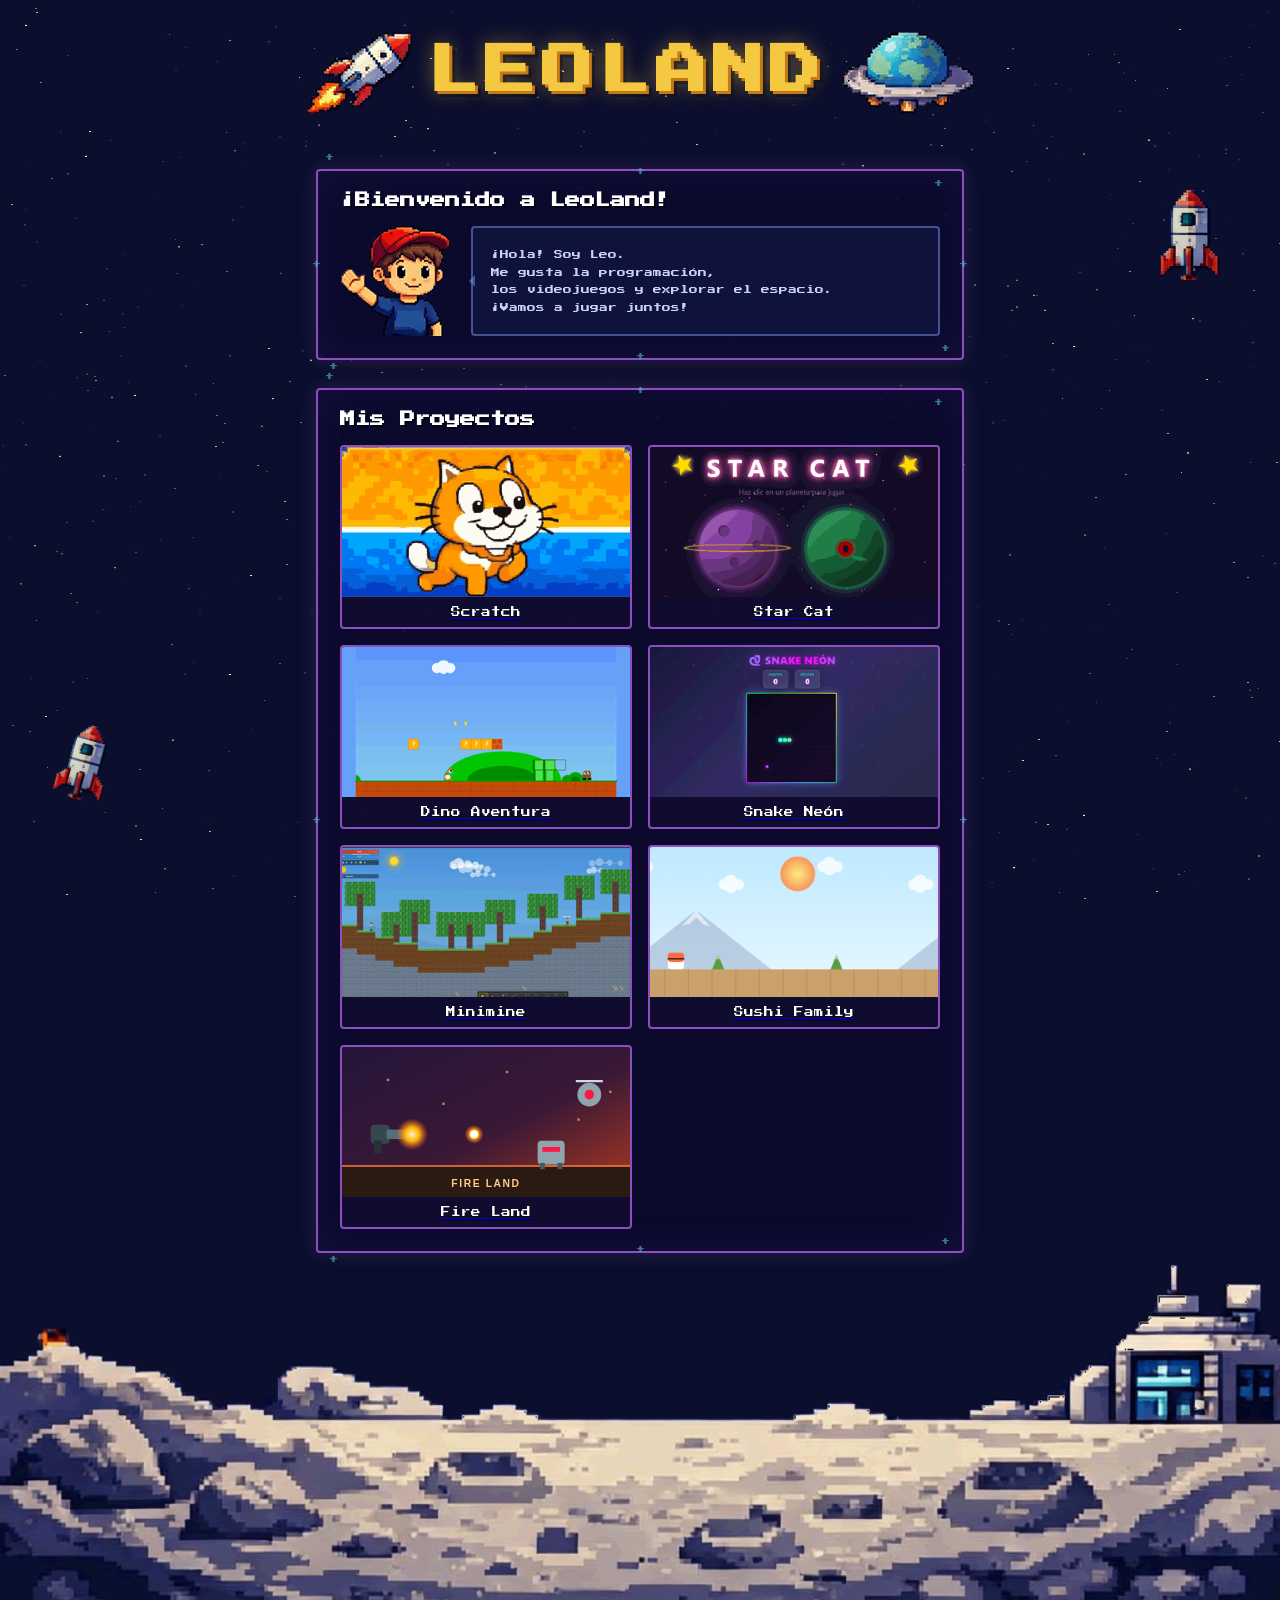
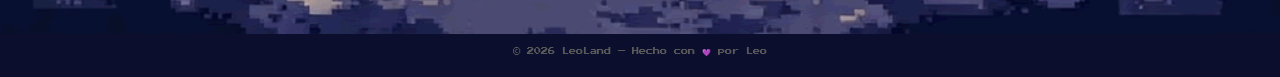
<file: index.html>
<!DOCTYPE html>
<html lang="es">
<head>
  <meta charset="UTF-8" />
  <meta name="viewport" content="width=device-width, initial-scale=1.0" />
  <title>LeoLand 🚀</title>
  <meta name="google-site-verification" content="c9PwdzpDTnk2jBv0xoL5U_iAd2EVofixFu5P2KhxO9A" />

  <!-- Google tag (gtag.js) -->
  <script async src="https://www.googletagmanager.com/gtag/js?id=G-VLCSL7NLYB"></script>
  <script>
    window.dataLayer = window.dataLayer || [];
    function gtag(){dataLayer.push(arguments);}
    gtag('js', new Date());

    gtag('config', 'G-VLCSL7NLYB');
  </script>

  <link rel="preconnect" href="https://fonts.googleapis.com" />
  <link rel="preconnect" href="https://fonts.gstatic.com" crossorigin />
  <link href="https://fonts.googleapis.com/css2?family=Press+Start+2P&display=swap" rel="stylesheet" />
  <link rel="stylesheet" href="styles.css" />
  <link rel="shortcut icon" href="img/favicon.png" type="image/x-icon">
  <link rel="icon" href="img/favicon.png" type="image/x-icon">
</head>
<body>

<canvas id="stars-canvas"></canvas>

<!-- Floating decorative elements -->
<div class="floating-rocket floating-rocket-right" aria-hidden="true">
  <img src="img/rocket-deco.png" alt="" width="60" height="90" />
</div>
<div class="floating-rocket floating-rocket-left" aria-hidden="true">
  <img src="img/rocket-deco.png" alt="" width="50" height="75" />
</div>

<div class="wrapper">

  <!-- HEADER -->
  <header class="header">
    <div class="header-decor">
      <!-- <img src="img/rocketv2.png" alt="" class="header-rocket" width="165" height="128" /> -->
      <!-- <img src="img/rocketv3.png" alt="" class="header-rocket" width="133" height="103" /> -->
      <img src="img/rocketv4.png" alt="" class="header-rocket" width="105" height="81" />
      <h1 class="site-title">LEOLAND</h1>
      <div class="header-planets">
        <img src="img/planet-saturnv4.gif" alt="" width="130" height="81" />
      </div>
    </div>

    <!-- <nav class="nav">
      <a href="#inicio" class="active">Inicio</a>
      <a href="#proyectos">Proyectos</a>
      <a href="#juegos">Juegos</a>
    </nav> -->
  </header>

  <!-- ¿QUIÉN SOY YO? -->
  <section id="inicio" class="section-box">
    <span class="corner-plus corner-plus--tl" aria-hidden="true">+</span>
    <span class="corner-plus corner-plus--tr" aria-hidden="true">+</span>
    <span class="corner-plus corner-plus--bl" aria-hidden="true">+</span>
    <span class="corner-plus corner-plus--br" aria-hidden="true">+</span>
    <span class="edge-plus edge-plus--top" aria-hidden="true">+</span>
    <span class="edge-plus edge-plus--bottom" aria-hidden="true">+</span>
    <span class="edge-plus edge-plus--left" aria-hidden="true">+</span>
    <span class="edge-plus edge-plus--right" aria-hidden="true">+</span>
    <!-- <h2 class="section-title">¿Quién soy yo?</h2> -->
    <h2 class="section-title">¡Bienvenido a LeoLand!</h2>
    <div class="about-content">
      <div class="about-avatar">
        <!-- <img src="img/avatarv2.png" alt="Leo" width="120" height="160" /> -->
        <!-- <img src="img/avatarv3.png" alt="Leo" width="120" height="160" />
        <img src="img/avatarv4.png" alt="Leo" width="136" height="134" /> -->
        <img src="img/avatarv5.png" alt="Leo" width="111" height="110" />
      </div>
      <!-- <div class="about-bubble">
        ¡Hola! Soy Leo.<br />
        Me gusta la programación,<br />
        los videojuegos y explorar el espacio.<br />
        ¡Vamos a jugar juntos!
      </div> -->
      <div class="about-bubble">
        ¡Hola! Soy Leo.<br />
        Me gusta la programación,<br />
        los videojuegos y explorar el espacio.<br />
        ¡Vamos a jugar juntos!
      </div>
    </div>
  </section>

  <!-- MIS PROYECTOS -->
  <section id="proyectos" class="section-box">
    <span class="corner-plus corner-plus--tl" aria-hidden="true">+</span>
    <span class="corner-plus corner-plus--tr" aria-hidden="true">+</span>
    <span class="corner-plus corner-plus--bl" aria-hidden="true">+</span>
    <span class="corner-plus corner-plus--br" aria-hidden="true">+</span>
    <span class="edge-plus edge-plus--top" aria-hidden="true">+</span>
    <span class="edge-plus edge-plus--bottom" aria-hidden="true">+</span>
    <span class="edge-plus edge-plus--left" aria-hidden="true">+</span>
    <span class="edge-plus edge-plus--right" aria-hidden="true">+</span>
    <h2 class="section-title">Mis Proyectos</h2>
    <div class="projects-grid" id="projects-grid"></div>
  </section>
</div>

<!-- FOOTER -->
<footer class="footer">
  <div class="moon-surface">
    <img src="img/moon-footer.gif" alt="" class="moon-img" />
  </div>
  <p>&copy; 2026 LeoLand &mdash; Hecho con 💜 por Leo</p>
</footer>

<script src="projects.js"></script>
<script src="main.js"></script>

</body>
</html>
</file>
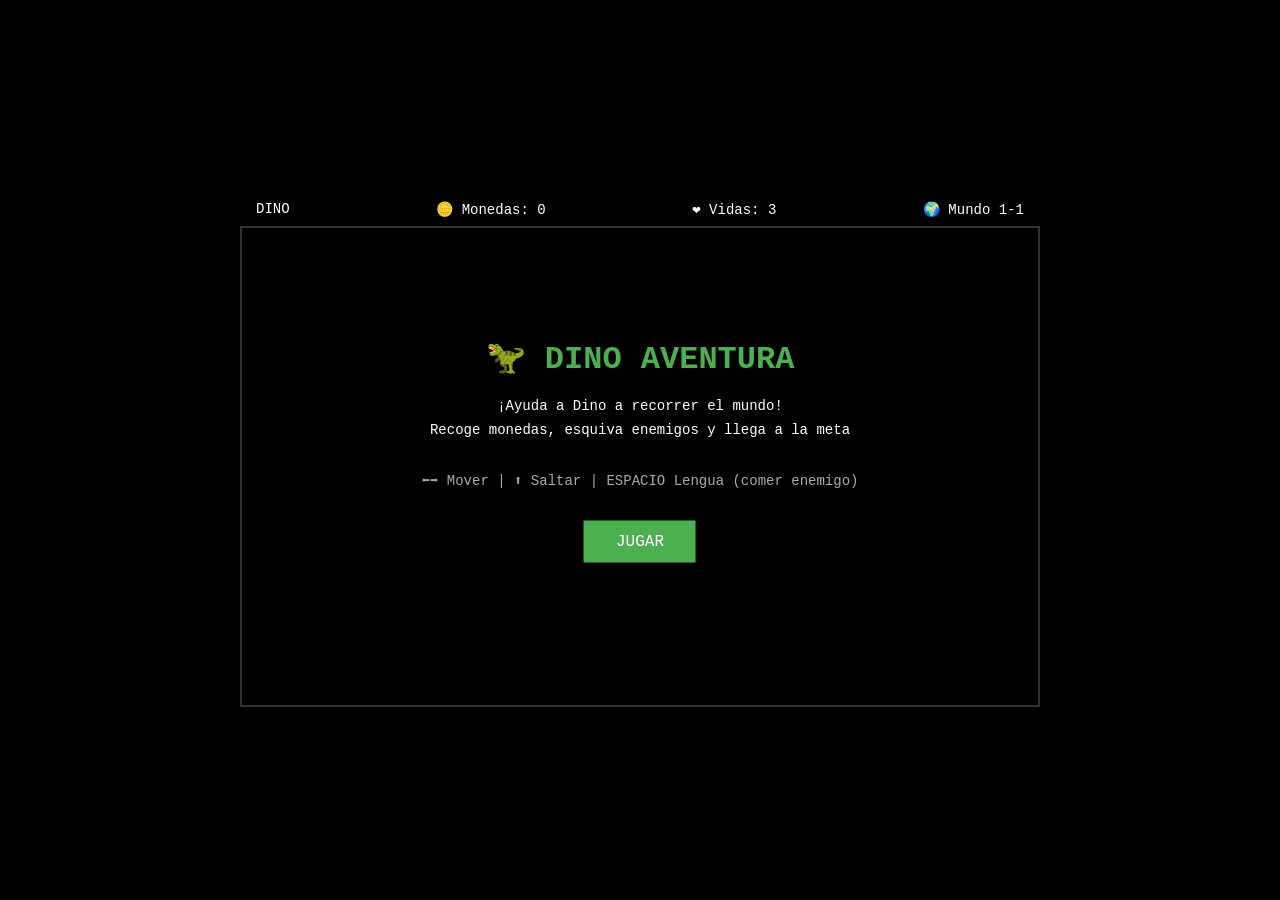
<file: dinoaventura/index.html>
<!DOCTYPE html>
<html lang="es">
<head>
    <meta charset="UTF-8">
    <meta name="viewport" content="width=device-width, initial-scale=1.0">
    <title>Dino Adventure - Plataformas 2D</title>
    <style>
        * { margin: 0; padding: 0; box-sizing: border-box; }
        body {
            background: #000;
            display: flex;
            flex-direction: column;
            align-items: center;
            justify-content: center;
            height: 100vh;
            font-family: 'Press Start 2P', 'Courier New', monospace;
            overflow: hidden;
        }
        #hudRow {
            width: 900px;
            display: flex;
            align-items: center;
            justify-content: center;
            gap: 12px;
        }
        #hud {
            color: #fff;
            width: 800px;
            display: flex;
            justify-content: space-between;
            padding: 8px 16px;
            font-size: 14px;
            background: #000;
        }
        #debugAddLifeBtn {
            display: none;
            padding: 8px 10px;
            border: 2px solid #2E7D32;
            background: #1B5E20;
            color: #fff;
            cursor: pointer;
            font-family: inherit;
            font-size: 10px;
            white-space: nowrap;
        }
        #debugAddLifeBtn:hover {
            background: #2E7D32;
        }
        canvas {
            border: 2px solid #333;
            display: block;
            image-rendering: pixelated;
        }
        #startScreen, #gameOverScreen, #winScreen, #levelSelectScreen {
            position: absolute;
            top: 50%; left: 50%;
            transform: translate(-50%, -50%);
            color: #fff;
            text-align: center;
            z-index: 10;
        }
        #startScreen h1 { font-size: 32px; color: #4CAF50; margin-bottom: 20px; }
        #startScreen p { font-size: 14px; margin: 8px 0; }
        #startScreen .start-btn {
            margin-top: 24px; padding: 12px 32px;
            font-size: 16px; background: #4CAF50; color: #fff;
            border: none; cursor: pointer; font-family: inherit;
        }
        #startScreen .start-btn:hover { background: #66BB6A; }
        #gameOverScreen h1 { font-size: 28px; color: #f44336; margin-bottom: 16px; }
        #gameOverScreen .start-btn { margin-top: 16px; padding: 10px 28px; font-size: 14px; background: #f44336; color: #fff; border: none; cursor: pointer; font-family: inherit; }
        #winScreen h1 { font-size: 28px; color: #FFD700; margin-bottom: 16px; }
        #winScreen .start-btn { margin-top: 16px; padding: 10px 28px; font-size: 14px; background: #FFD700; color: #000; border: none; cursor: pointer; font-family: inherit; }
        .controls { font-size: 11px; color: #aaa; margin-top: 8px; }

        /* Level Select */
        #levelSelectScreen {
            display: none;
            width: 740px;
        }
        #levelSelectScreen h2 {
            font-size: 22px;
            color: #FFD700;
            margin-bottom: 20px;
            text-shadow: 2px 2px 4px rgba(0,0,0,0.8);
        }
        #levelGrid {
            display: grid;
            grid-template-columns: repeat(5, 1fr);
            gap: 12px;
            margin: 10px auto;
        }
        .level-btn {
            padding: 14px 8px;
            border: 3px solid #444;
            border-radius: 10px;
            cursor: pointer;
            font-family: inherit;
            font-size: 10px;
            display: flex;
            flex-direction: column;
            align-items: center;
            gap: 6px;
            transition: all 0.2s;
            position: relative;
        }
        .level-btn.unlocked {
            background: linear-gradient(135deg, #1B5E20, #388E3C);
            border-color: #4CAF50;
            color: #fff;
        }
        .level-btn.unlocked:hover {
            background: linear-gradient(135deg, #2E7D32, #4CAF50);
            transform: scale(1.05);
            box-shadow: 0 0 15px rgba(76, 175, 80, 0.5);
        }
        .level-btn.current {
            border-color: #FFD700;
            box-shadow: 0 0 10px rgba(255, 215, 0, 0.5);
        }
        .level-btn.locked {
            background: #333;
            border-color: #555;
            color: #666;
            cursor: not-allowed;
        }
        .lvl-num {
            font-size: 16px;
            font-weight: bold;
        }
        .lvl-name {
            font-size: 8px;
            opacity: 0.8;
        }
        .lock-icon {
            font-size: 14px;
            position: absolute;
            top: 4px;
            right: 6px;
        }
        #levelSelectBack {
            margin-top: 16px;
            padding: 8px 20px;
            font-size: 12px;
            background: #555;
            color: #fff;
            border: 2px solid #888;
            border-radius: 6px;
            cursor: pointer;
            font-family: inherit;
        }
        #levelSelectBack:hover { background: #777; }

        /* ===== Pantallas pequeñas: el juego se encoge para caber ===== */
        #hudRow { max-width: 100vw; }
        #hud { max-width: 100vw; font-size: clamp(8px, 2vw, 14px); }
        canvas {
            width: min(800px, 100vw, calc((100vh - 40px) * 800 / 480));
            height: auto;
        }

        /* ===== Controles táctiles ===== */
        .touch-controls { display: none; }
        body.touch.playing .touch-controls {
            display: flex;
            position: fixed;
            bottom: 16px;
            gap: 14px;
            z-index: 20;
        }
        .touch-left { left: 16px; }
        .touch-right { right: 16px; }
        .touch-btn {
            width: 72px;
            height: 72px;
            border-radius: 18px;
            border: 3px solid rgba(255, 255, 255, 0.6);
            background: rgba(76, 175, 80, 0.45);
            color: #fff;
            font-size: 30px;
            font-family: inherit;
            display: flex;
            align-items: center;
            justify-content: center;
            box-shadow: 0 4px 12px rgba(0, 0, 0, 0.5);
            touch-action: none;
            -webkit-user-select: none;
            user-select: none;
            -webkit-touch-callout: none;
            -webkit-tap-highlight-color: transparent;
        }
        .touch-btn:active { transform: scale(0.92); background: rgba(76, 175, 80, 0.75); }
        .touch-btn.tongue { background: rgba(233, 30, 99, 0.45); }
        .touch-btn.tongue:active { background: rgba(233, 30, 99, 0.75); }
    </style>
</head>
<body>
    <div id="hudRow">
        <div id="hud">
            <span>DINO</span>
            <span id="scoreDisplay">🪙 Monedas: 0</span>
            <span id="livesDisplay">❤️ Vidas: 3</span>
            <span id="levelDisplay">🌍 Mundo 1-1</span>
        </div>
        <button id="debugAddLifeBtn" type="button">+1 ❤️</button>
    </div>
    <canvas id="gameCanvas" width="800" height="480"></canvas>

    <!-- Controles táctiles: solo aparecen en pantallas táctiles mientras juegas -->
    <div class="touch-controls touch-left">
        <button class="touch-btn" type="button" data-key="ArrowLeft" aria-label="Izquierda">◀</button>
        <button class="touch-btn" type="button" data-key="ArrowRight" aria-label="Derecha">▶</button>
    </div>
    <div class="touch-controls touch-right">
        <button class="touch-btn tongue" type="button" data-key="Space" aria-label="Lengua">👅</button>
        <button class="touch-btn" type="button" data-key="ArrowUp" aria-label="Saltar">▲</button>
    </div>

    <div id="startScreen">
        <h1>🦖 DINO AVENTURA</h1>
        <p>¡Ayuda a Dino a recorrer el mundo!</p>
        <p>Recoge monedas, esquiva enemigos y llega a la meta</p>
        <br>
        <p class="controls">⬅️➡️ Mover | ⬆️ Saltar | ESPACIO Lengua (comer enemigo)</p>
        <button class="start-btn" onclick="startGame()">JUGAR</button>
    </div>

    <div id="levelSelectScreen" style="display:none;">
        <h2>🗺️ ELIGE UN NIVEL</h2>
        <div id="levelGrid"></div>
        <button id="levelSelectBack" onclick="backToMenu()">VOLVER AL MENÚ</button>
    </div>

    <div id="gameOverScreen" style="display:none;">
        <h1>GAME OVER</h1>
        <p id="finalScore"></p>
        <button class="start-btn" onclick="retryLevel()">REINTENTAR (espacio)</button>
        <button class="start-btn" style="margin-left:10px;background:#555" onclick="goToLevelSelect()">ELEGIR NIVEL (intro)</button>
    </div>

    <div id="winScreen" style="display:none;">
        <h1>🎉 ¡GANASTE! 🎉</h1>
        <p id="winScore"></p>
        <button class="start-btn" onclick="goToLevelSelect()">ELEGIR NIVEL (intro)</button>
        <button class="start-btn" style="margin-left:10px;background:#4CAF50" onclick="retryLevel()">JUGAR DE NUEVO (espacio)</button>
    </div>

    <!-- Módulos del juego (orden de importación importante) -->
    <script src="js/config.js"></script>
    <script src="js/audio.js"></script>
    <script src="js/levels.js"></script>
    <script src="js/physics.js"></script>
    <script src="js/entities.js"></script>
    <script src="js/rendering.js"></script>
    <script src="js/input.js"></script>
    <script src="js/game.js"></script>
</body>
</html>
</file>
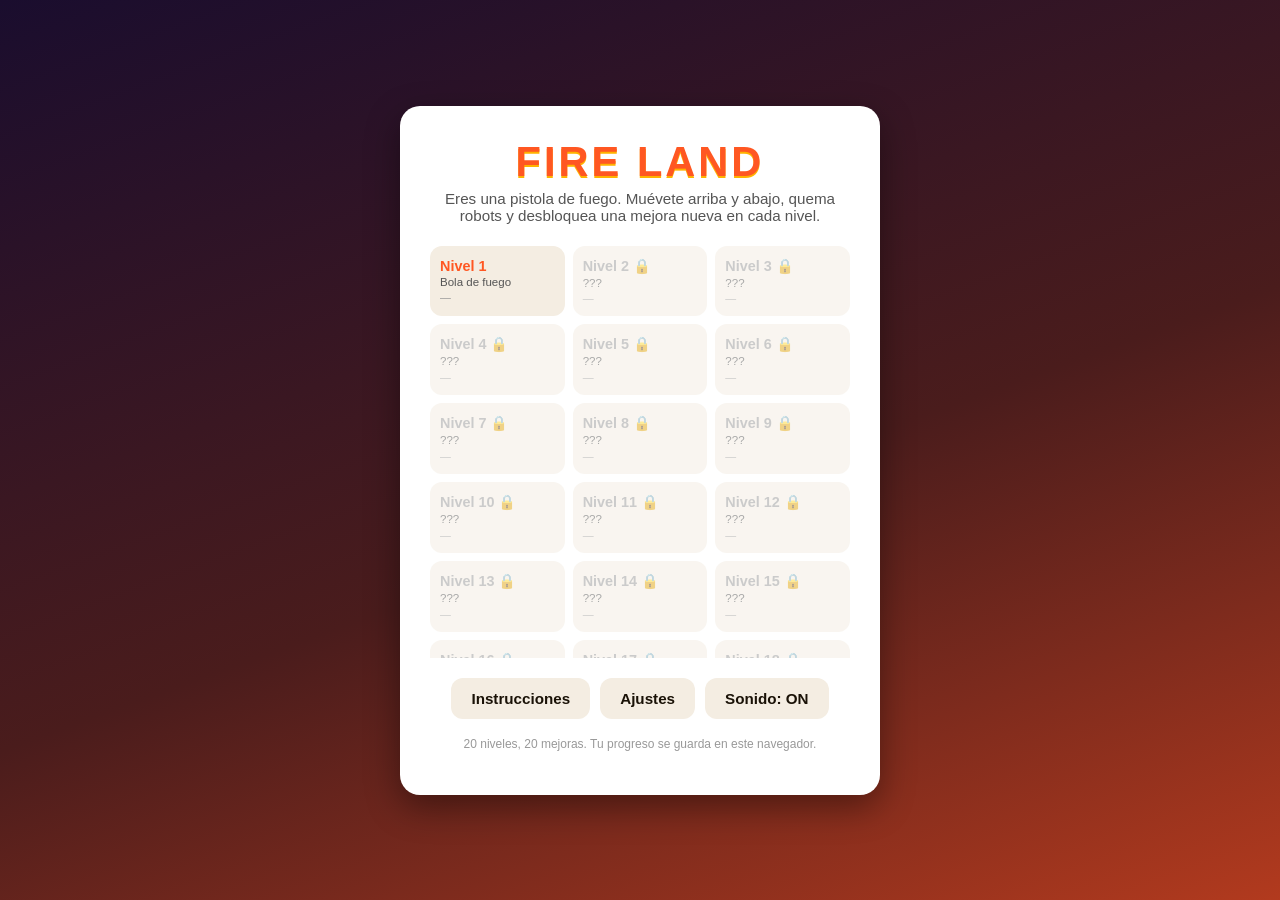
<file: fire-land/index.html>
<!DOCTYPE html>
<html lang="es">
<head>
<meta charset="UTF-8">
<meta name="viewport" content="width=device-width, initial-scale=1.0, maximum-scale=1.0, user-scalable=no">
<title>Fire Land</title>
<link rel="stylesheet" href="styles.css">
</head>
<body>

<div id="screen-menu" class="screen active">
  <div class="card menu-card">
    <h1 class="title" id="gameTitle">FIRE LAND</h1>
    <p class="subtitle">Eres una pistola de fuego. Muévete arriba y abajo, quema robots y desbloquea una mejora nueva en cada nivel.</p>

    <div id="levelList" class="level-list"></div>

    <div class="menu-buttons">
      <button id="btnInstructions" class="btn btn-secondary">Instrucciones</button>
      <button id="btnSettings" class="btn btn-secondary">Ajustes</button>
      <button id="btnMute" class="btn btn-secondary">Sonido: ON</button>
    </div>

    <p class="wip-note">20 niveles, 20 mejoras. Tu progreso se guarda en este navegador.</p>
  </div>
</div>

<div id="screen-game" class="screen">
  <div class="progress-track">
    <div id="progressFill" class="progress-fill"></div>
  </div>
  <div class="game-hud">
    <div class="hud-left">
      <span id="hudLevelName">Nivel 1</span>
      <span id="hudHearts">❤❤❤❤❤</span>
    </div>
    <div class="hud-right">
      <span id="hudScore">0 pts</span>
      <button id="btnPause" class="btn btn-icon" aria-label="Pausa">⏸</button>
      <button id="btnMenuFromGame" class="btn btn-icon" aria-label="Menú">✕</button>
    </div>
  </div>
  <div class="canvas-wrap">
    <canvas id="gameCanvas" width="900" height="506"></canvas>
    <div id="flashOverlay" class="flash-overlay"></div>
    <div id="abilityToast" class="ability-toast"></div>
    <div id="touchMove" class="touch-only">
      <button id="touchUp" class="touch-arrow" type="button" aria-label="Subir">▲</button>
      <button id="touchDown" class="touch-arrow" type="button" aria-label="Bajar">▼</button>
    </div>
    <button id="touchFire" class="touch-only" type="button" aria-label="Disparar fuego">🔥</button>
  </div>
  <p class="touch-hint">Mantén ▲ ▼ para subir y bajar · mantén 🔥 para disparar</p>
</div>

<div id="screen-pause" class="screen overlay-screen">
  <div class="card">
    <h2>PAUSA</h2>
    <div class="stack-buttons">
      <button id="btnResume" class="btn btn-primary">Reanudar</button>
      <button id="btnRestartLevel" class="btn btn-secondary">Reiniciar nivel</button>
      <button id="btnPauseInstructions" class="btn btn-secondary">Instrucciones</button>
      <button id="btnPauseMenu" class="btn btn-secondary">Menú</button>
    </div>
  </div>
</div>

<div id="screen-levelcomplete" class="screen overlay-screen">
  <div class="card">
    <h2>¡Nivel superado!</h2>
    <p id="lcScore" class="lc-stat"></p>
    <p id="lcTime" class="lc-stat"></p>
    <p id="lcRecord" class="lc-record" style="display:none;">🔥 ¡Nuevo récord!</p>
    <div id="lcUnlock" class="lc-unlock" style="display:none;">
      <p class="lc-unlock-label">¡Mejora desbloqueada!</p>
      <p id="lcUnlockName" class="lc-unlock-name"></p>
      <p id="lcUnlockDesc" class="lc-unlock-desc"></p>
    </div>
    <div class="stack-buttons">
      <button id="btnRetryLevel" class="btn btn-secondary">Repetir nivel</button>
      <button id="btnNextOrMenu" class="btn btn-primary">Continuar</button>
    </div>
  </div>
</div>

<div id="screen-gameover" class="screen overlay-screen">
  <div class="card">
    <h2 id="goTitle">Te han fundido</h2>
    <p id="goInfo" class="lc-stat"></p>
    <div class="stack-buttons">
      <button id="btnRetryFromOver" class="btn btn-primary">Reintentar nivel</button>
      <button id="btnOverMenu" class="btn btn-secondary">Menú</button>
    </div>
  </div>
</div>

<div id="screen-victory" class="screen overlay-screen">
  <div class="card">
    <h2>🔥 FIRE LAND completado 🔥</h2>
    <p class="lc-stat">Has superado los 20 niveles y reunido las 20 mejoras.</p>
    <p id="vicScore" class="lc-stat"></p>
    <div class="stack-buttons">
      <button id="btnVictoryMenu" class="btn btn-primary">Volver al menú</button>
    </div>
  </div>
</div>

<div id="screen-settings" class="screen overlay-screen">
  <div class="card">
    <h2>Ajustes</h2>
    <label class="setting-row">
      <span>Volumen</span>
      <input type="range" id="volumeRange" min="0" max="100" value="60">
    </label>
    <div class="stack-buttons">
      <button id="btnToggleSound" class="btn btn-secondary">Sonido: ON</button>
      <button id="btnToggleHaptic" class="btn btn-secondary">Vibración: ON</button>
      <button id="btnCloseSettings" class="btn btn-primary">Cerrar</button>
    </div>
  </div>
</div>

<div id="screen-instructions" class="screen overlay-screen">
  <div class="card">
    <h2>Instrucciones</h2>
    <ol class="instructions-list">
      <li>Eres una <strong>pistola de fuego</strong> anclada a la izquierda. Solo te mueves en vertical: usa las <strong>flechas ↑ ↓</strong>, <strong>W / S</strong> o la <strong>rueda del ratón</strong>.</li>
      <li><strong>En móvil / táctil:</strong> mantén pulsados los botones <strong>▲</strong> y <strong>▼</strong> para subir y bajar la pistola y mantén pulsado el botón <strong>🔥</strong> para disparar (puedes usar los dos dedos a la vez). También puedes tocar directamente sobre el campo para moverte y disparar con una mano. Juega con el móvil en horizontal.</li>
      <li>Con teclado/ratón: pulsa <strong>Espacio</strong>, haz clic o toca para lanzar fuego. Manteniendo pulsado disparas en ráfaga.</li>
      <li>Los enemigos son <strong>robots</strong>: unos caminan por la tierra y otros vuelan. Todos avanzan hacia la izquierda, donde está tu <strong>cuartel general</strong> (el muro del borde).</li>
      <li>⚠️ Si un robot llega a tu cuartel general, <strong>pierdes la partida al instante</strong>, te queden las vidas que te queden. ¡No dejes pasar a ninguno!</li>
      <li>Si un robot choca <strong>contigo</strong> (te has puesto en su camino), solo pierdes <strong>una vida</strong> y el robot se destruye. Es tu último recurso. Algunos voladores además te disparan.</li>
      <li>Cada nivel tiene una cuota de robots que destruir. La barra de arriba muestra tu avance.</li>
      <li>Al superar un nivel <strong>ganas una mejora nueva</strong> que conservas el resto de la partida: dobles disparos, rayo, perforación, escudo, dron, meteoros, orbe de brasas, lanzallamas, torreta… hasta <strong>50 niveles y 50 mejoras</strong>.</li>
      <li>Si pierdes todas las vidas, repites el nivel (tu progreso de niveles se mantiene).</li>
      <li>Truco: toca el título del menú 5 veces para desbloquear todos los niveles.</li>
    </ol>
    <button id="btnCloseInstructions" class="btn btn-primary">Entendido</button>
  </div>
</div>

<div id="rotateHint">
  <div style="font-size:2.4rem">📱↻</div>
  <p>Gira el móvil en horizontal para jugar a Fire Land.</p>
</div>

<script src="js/audio.js"></script>
<script src="js/game.js"></script>
</body>
</html>
</file>
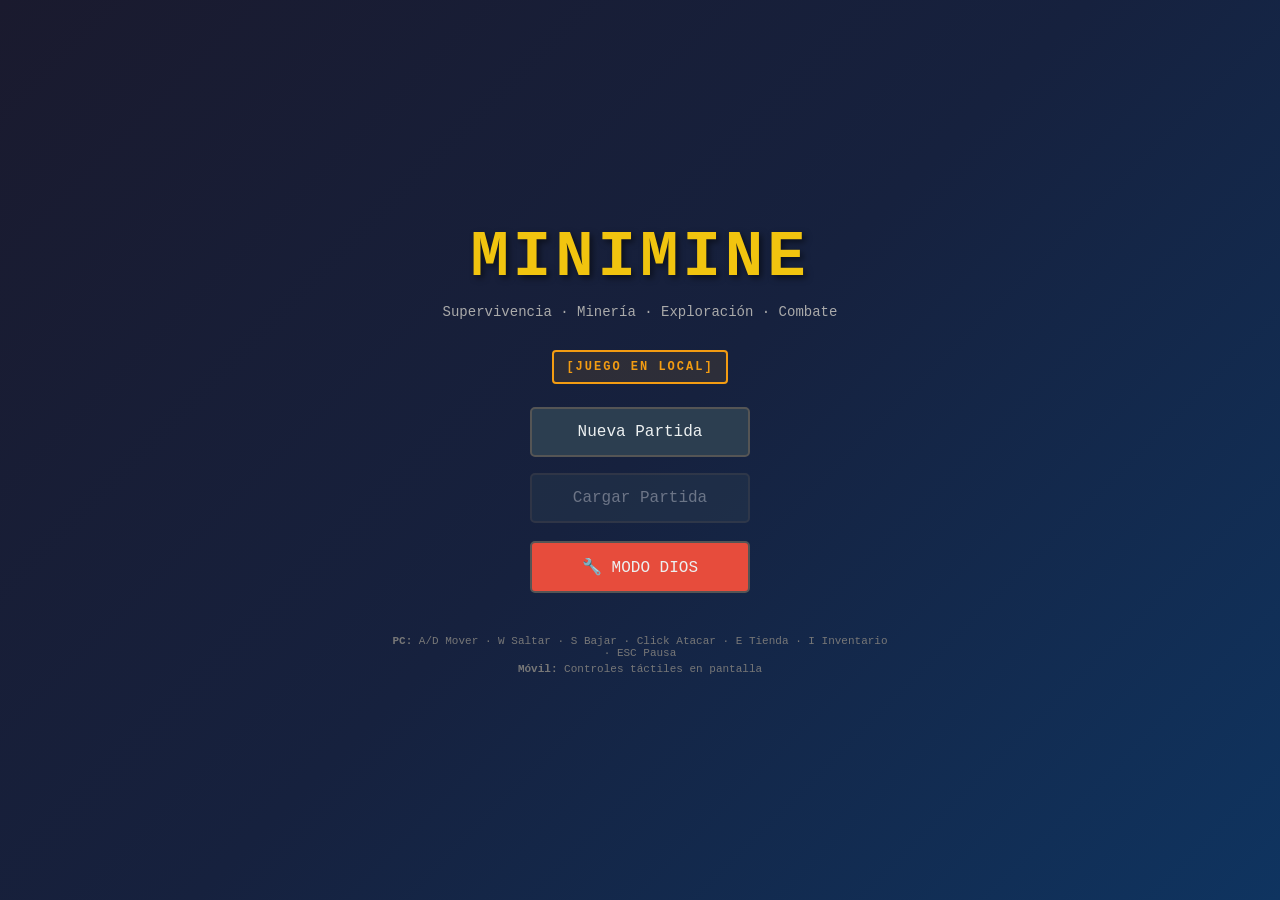
<file: minimine/index.html>
<!DOCTYPE html>
<html lang="es">
<head>
    <meta charset="UTF-8">
    <meta name="viewport" content="width=device-width, initial-scale=1.0, user-scalable=no">
    <title>Minimine</title>
    <link rel="stylesheet" href="css/style.css">
</head>
<body>
    <div id="game-container">
        <canvas id="game-canvas"></canvas>
        
        <!-- UI Overlay -->
        <div id="ui-overlay">
            <!-- HUD -->
            <div id="hud">
                <div id="health-bar">
                    <span class="bar-icon">❤️</span>
                    <div id="health-fill"></div>
                    <span id="health-text"></span>
                </div>
                <div id="shield-bar">
                    <span class="bar-icon">🛡️</span>
                    <div id="shield-fill"></div>
                    <span id="shield-text"></span>
                </div>
                <div id="resources-display">
                    <span id="money-display">💰 0</span>
                    <span id="diamonds-display">💎 0</span>
                    <span id="emeralds-display">🟢 0</span>
                    <span id="deaths-display">⚔ 0</span>
                </div>
                <div id="materials-display"></div>
                <div id="day-night-indicator"></div>
                <div id="equipped-display"></div>
            </div>

            <!-- Hotbar -->
            <div id="hotbar"></div>
        </div>

        <!-- Mobile Controls -->
        <div id="mobile-controls">
            <div id="mobile-left">
                <button class="mobile-btn" id="btn-left">◀</button>
                <button class="mobile-btn" id="btn-right">▶</button>
            </div>
            <div id="mobile-right">
                <button class="mobile-btn" id="btn-jump">▲</button>
                <button class="mobile-btn" id="btn-down">▼</button>
                <button class="mobile-btn" id="btn-attack">⚔</button>
            </div>
            <div id="mobile-menu-buttons">
                <button class="mobile-btn small" id="btn-shop">🏪</button>
                <button class="mobile-btn small" id="btn-inventory">🎒</button>
            </div>
        </div>

        <!-- Inventory Panel -->
        <div id="inventory-panel" class="panel hidden">
            <div class="panel-header">
                <h2>Inventario</h2>
                <button class="close-btn" id="close-inventory">✕</button>
            </div>
            <div id="inventory-grid"></div>
        </div>

        <!-- Shop Panel -->
        <div id="shop-panel" class="panel hidden">
            <div class="panel-header">
                <h2>Tienda</h2>
                <button class="close-btn" id="close-shop">✕</button>
            </div>
            <div id="shop-tabs">
                <button class="shop-tab active" data-tab="money">Dinero</button>
                <button class="shop-tab" data-tab="diamonds">Diamantes</button>
            </div>
            <div id="shop-items"></div>
        </div>

        <!-- Pause Menu -->
        <div id="pause-menu" class="panel hidden">
            <h2>PAUSA</h2>
            <button id="resume-btn">Continuar</button>
            <button id="save-btn">Guardar</button>
            <button id="quit-btn">Salir</button>
        </div>

        <!-- Death Screen -->
        <div id="death-screen" class="panel hidden">
            <h2>Has Muerto</h2>
            <p id="death-message"></p>
            <button id="respawn-btn">Respawn</button>
        </div>

        <!-- Portal Entry Bar (less intrusive) -->
        <div id="portal-screen" class="portal-bar hidden">
            <span class="portal-bar-text">🌀 ¿Entrar al Portal del Infierno?</span>
            <button id="enter-portal-btn" class="portal-bar-btn enter">Entrar</button>
            <button id="ignore-portal-btn" class="portal-bar-btn ignore">Ignorar</button>
        </div>

        <!-- Villager Dialog -->
        <div id="villager-dialog" class="panel hidden">
            <div class="panel-header">
                <h2>Aldeano</h2>
                <button class="close-btn" id="close-villager">✕</button>
            </div>
            <p>¿Quieres intercambiar una esmeralda por un objeto aleatorio?</p>
            <button id="trade-btn">Intercambiar (1 🟢)</button>
            <p id="trade-result"></p>
        </div>

        <!-- Start Screen -->
        <div id="start-screen">
            <h1>MINIMINE</h1>
            <p>Supervivencia · Minería · Exploración · Combate</p>
            <div id="local-indicator" class="hidden">[JUEGO EN LOCAL]</div>
            <button id="new-game-btn">Nueva Partida</button>
            <button id="load-game-btn">Cargar Partida</button>
            <button id="test-mode-btn" class="hidden" style="background-color: #E74C3C; margin-top: 10px;">🔧 MODO DIOS</button>
            <div id="controls-info">
                <p><strong>PC:</strong> A/D Mover · W Saltar · S Bajar · Click Atacar · E Tienda · I Inventario · ESC Pausa</p>
                <p><strong>Móvil:</strong> Controles táctiles en pantalla</p>
            </div>
        </div>
    </div>

    <!-- Scripts (modular) -->
    <script src="js/config.js"></script>
    <script src="js/utils.js"></script>
    <script src="js/sprites.js"></script>
    <script src="js/audio.js"></script>
    <script src="js/input.js"></script>
    <script src="js/world.js"></script>
    <script src="js/player.js"></script>
    <script src="js/enemies.js"></script>
    <script src="js/combat.js"></script>
    <script src="js/inventory.js"></script>
    <script src="js/shop.js"></script>
    <script src="js/daynight.js"></script>
    <script src="js/portal.js"></script>
    <script src="js/save.js"></script>
    <script src="js/ui.js"></script>
    <script src="js/render.js"></script>
    <script src="js/main.js"></script>
</body>
</html>
</file>
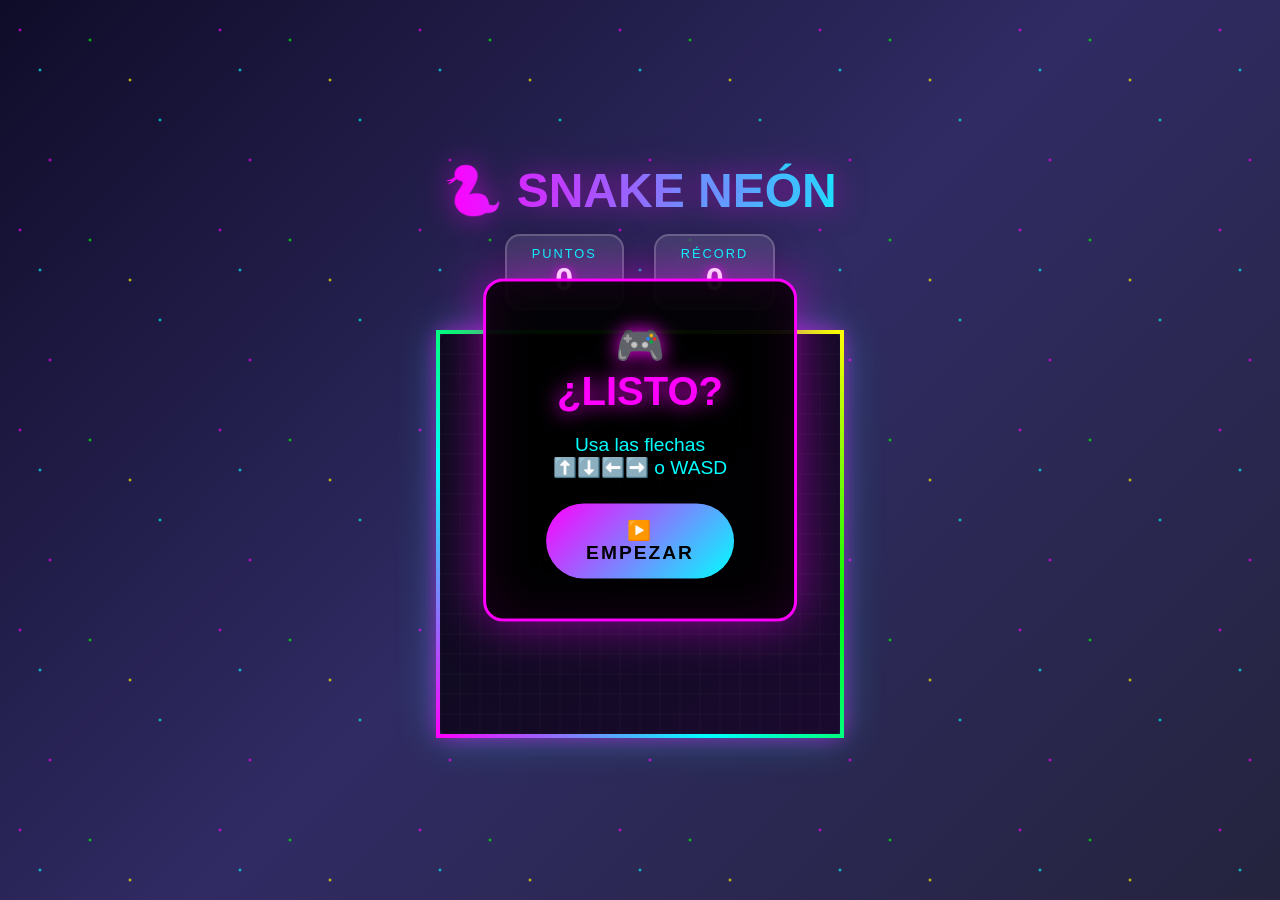
<file: snake/index.html>
<!DOCTYPE html>
<html lang="es">
<head>
    <meta charset="UTF-8">
    <meta name="viewport" content="width=device-width, initial-scale=1.0">
    <title>🐍 Snake Neón</title>
    <link rel="stylesheet" href="style.css">
</head>
<body>
    <div class="game-container">
        <div class="header">
            <h1>🐍 SNAKE NEÓN</h1>
            <div class="scores">
                <div class="score-box">
                    <span class="label">PUNTOS</span>
                    <span id="score" class="value">0</span>
                </div>
                <div class="score-box">
                    <span class="label">RÉCORD</span>
                    <span id="highscore" class="value">0</span>
                </div>
            </div>
        </div>
        
        <canvas id="gameCanvas"></canvas>
        
        <div id="gameOver" class="game-over hidden">
            <h2>💀 GAME OVER 💀</h2>
            <p>Puntuación: <span id="finalScore">0</span></p>
            <button id="restartBtn">🔄 JUGAR DE NUEVO</button>
        </div>
        
        <div id="startScreen" class="start-screen">
            <h2>🎮 ¿LISTO?</h2>
            <p>Usa las flechas ⬆️⬇️⬅️➡️ o WASD</p>
            <button id="startBtn">▶️ EMPEZAR</button>
        </div>
        
        <div class="controls-mobile">
            <button class="control-btn" data-dir="up">⬆️</button>
            <div class="control-row">
                <button class="control-btn" data-dir="left">⬅️</button>
                <button class="control-btn" data-dir="down">⬇️</button>
                <button class="control-btn" data-dir="right">➡️</button>
            </div>
        </div>
    </div>
    
    <script src="game.js"></script>
</body>
</html>
</file>
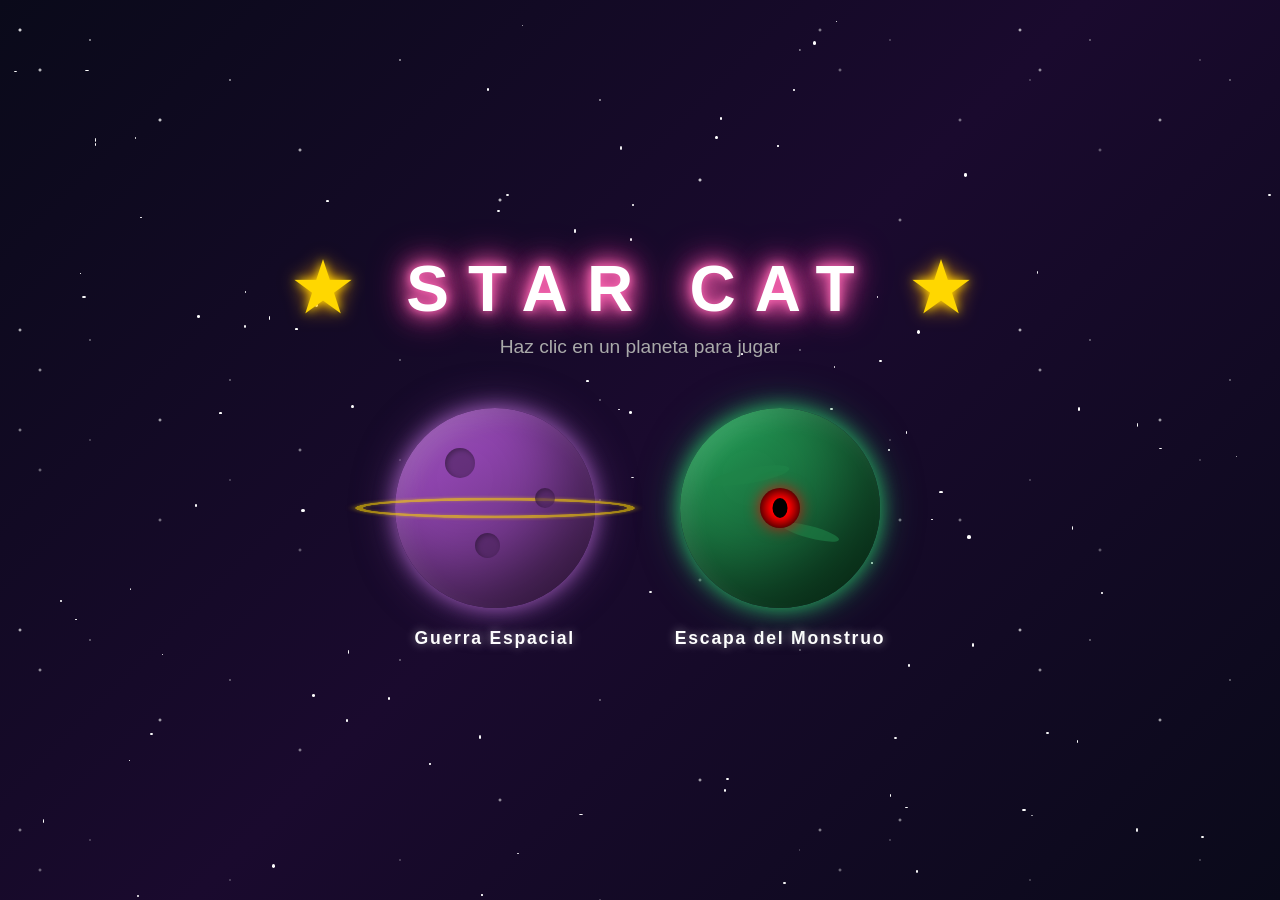
<file: starcat/index.html>
<!DOCTYPE html>
<html lang="es">
<head>
    <meta charset="UTF-8">
    <meta name="viewport" content="width=device-width, initial-scale=1.0">
    <title>Star Cat</title>
    <link rel="stylesheet" href="styles.css">
</head>
<body>
    <div class="container">
        <h1 class="title">
            <span class="star">★</span> 
            STAR CAT 
            <span class="star">★</span>
        </h1>
        <p class="subtitle">Haz clic en un planeta para jugar</p>
        
        <div class="planets-wrapper">
            <div class="planet-container">
                <a href="space-war/space-war.html" class="planet">
                    <div class="planet-body planet-purple">
                        <div class="ring"></div>
                        <div class="crater crater1"></div>
                        <div class="crater crater2"></div>
                        <div class="crater crater3"></div>
                    </div>
                </a>
                <span class="planet-label">Guerra Espacial</span>
            </div>

            <div class="planet-container">
                <a href="escape-monster/escape-monster.html" class="planet">
                    <div class="planet-body planet-green">
                        <div class="surface-line line1"></div>
                        <div class="surface-line line2"></div>
                        <div class="monster-eye"></div>
                    </div>
                </a>
                <span class="planet-label">Escapa del Monstruo</span>
            </div>
        </div>

        <div class="stars-bg"></div>
    </div>

    <script src="main.js"></script>
</body>
</html>
</file>
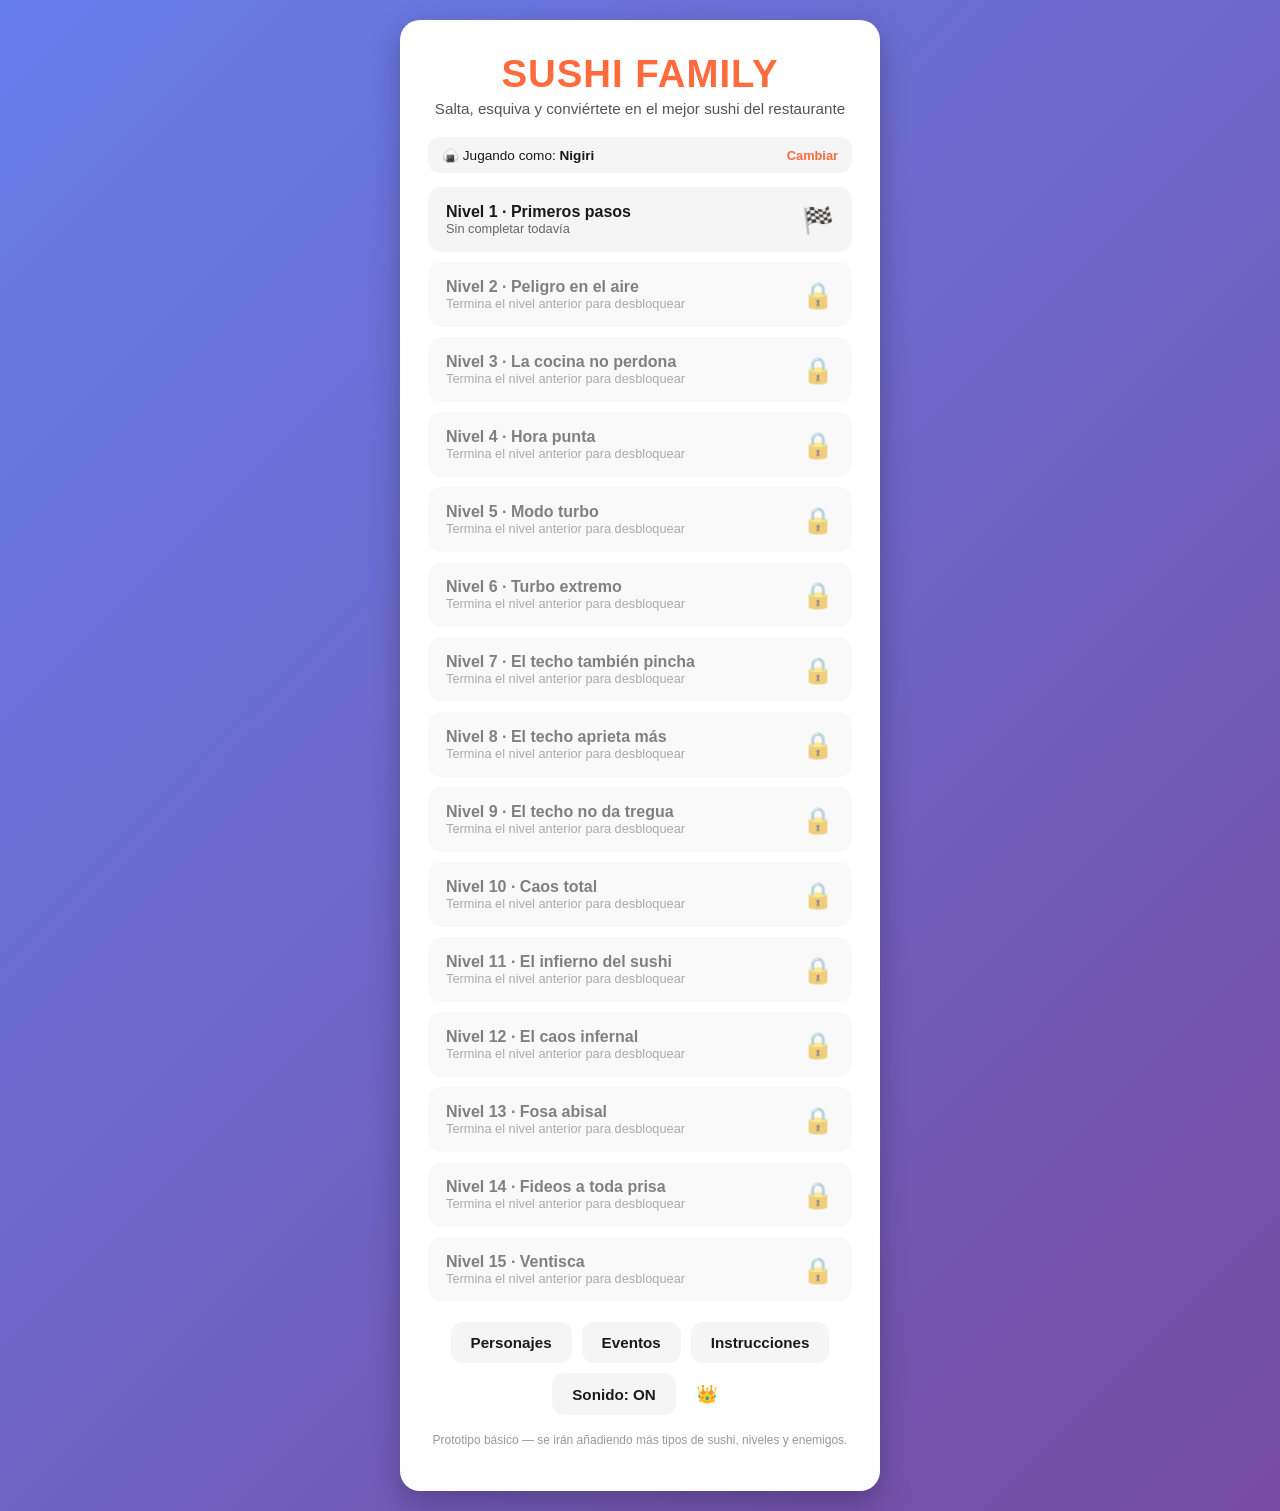
<file: sushi/index.html>
<!DOCTYPE html>
<html lang="es">
<head>
<meta charset="UTF-8">
<meta name="viewport" content="width=device-width, initial-scale=1.0, maximum-scale=1.0, user-scalable=no">
<title>Sushi Family</title>
<link rel="stylesheet" href="styles.css">
</head>
<body>

<div id="screen-menu" class="screen active">
  <div class="card menu-card">
    <h1 class="title">SUSHI FAMILY</h1>
    <p class="subtitle">Salta, esquiva y conviértete en el mejor sushi del restaurante</p>

    <div id="currentCharBadge" class="current-char-badge"></div>

    <div id="levelList" class="level-list"></div>

    <div class="menu-buttons">
      <button id="btnCharacters" class="btn btn-secondary">Personajes</button>
      <button id="btnEvents" class="btn btn-secondary">Eventos</button>
      <button id="btnInstructions" class="btn btn-secondary">Instrucciones</button>
      <button id="btnMute" class="btn btn-secondary">Sonido: ON</button>
      <button id="btnGodMode" class="btn btn-icon" aria-label="Modo Dios" title="Modo Dios">👑</button>
    </div>

    <p class="wip-note">Prototipo básico — se irán añadiendo más tipos de sushi, niveles y enemigos.</p>
  </div>
</div>

<div id="screen-game" class="screen">
  <div class="progress-track">
    <div id="progressFill" class="progress-fill"></div>
  </div>
  <div class="game-hud">
    <div class="hud-left">
      <span id="hudLevelName">Nivel 1</span>
      <span id="hudAttempts">Intentos: 0</span>
    </div>
    <div class="hud-right">
      <button id="btnPause" class="btn btn-icon" aria-label="Pausa">⏸</button>
      <button id="btnMenuFromGame" class="btn btn-icon" aria-label="Menú">✕</button>
    </div>
  </div>
  <div class="canvas-wrap">
    <canvas id="gameCanvas"></canvas>
    <div id="flashOverlay" class="flash-overlay"></div>
    <button id="btnAbility" class="ability-btn" style="display:none;" aria-label="Eliminar obstáculo" title="Eliminar el próximo obstáculo">
      <span id="abilityIcon">🍜</span><span id="abilityCharges" class="ability-charges"></span>
    </button>
  </div>
</div>

<div id="screen-pause" class="screen overlay-screen">
  <div class="card">
    <h2>PAUSA</h2>
    <div class="stack-buttons">
      <button id="btnResume" class="btn btn-primary">Reanudar</button>
      <button id="btnRestartLevel" class="btn btn-secondary">Reiniciar nivel</button>
      <button id="btnPauseInstructions" class="btn btn-secondary">Instrucciones</button>
      <button id="btnPauseMenu" class="btn btn-secondary">Menú</button>
    </div>
  </div>
</div>

<div id="screen-levelcomplete" class="screen overlay-screen">
  <div class="card">
    <h2>¡Nivel superado!</h2>
    <p id="lcTime" class="lc-stat"></p>
    <p id="lcAttempts" class="lc-stat"></p>
    <div id="lcUnlock" class="lc-unlock" style="display:none;">
      <p id="lcUnlockLabel" class="lc-unlock-label">¡Nuevo sushi desbloqueado!</p>
      <div id="lcUnlockList" class="lc-unlock-list"></div>
      <button id="btnViewCharactersFromWin" class="btn btn-secondary btn-small">Ver personajes</button>
    </div>
    <div class="stack-buttons">
      <button id="btnRetryLevel" class="btn btn-secondary">Repetir nivel</button>
      <button id="btnNextOrMenu" class="btn btn-primary">Continuar</button>
    </div>
  </div>
</div>

<div id="screen-characters" class="screen overlay-screen">
  <div class="card char-select-card">
    <h2>Elige tu sushi</h2>
    <div class="char-select-body">
      <div id="charList" class="char-list"></div>
      <div class="char-detail">
        <div class="char-detail-icon"><canvas id="charDetailCanvas" width="140" height="140"></canvas></div>
        <h3 id="charDetailName"></h3>
        <p id="charDetailDesc" class="char-detail-desc"></p>
        <ul id="charDetailStats" class="char-detail-stats"></ul>
      </div>
    </div>
    <div class="stack-buttons">
      <button id="btnEquipCharacter" class="btn btn-primary">Usar este personaje</button>
      <button id="btnCloseCharacters" class="btn btn-secondary">Volver al menú</button>
    </div>
  </div>
</div>

<div id="screen-events" class="screen overlay-screen">
  <div class="card">
    <h2>Eventos</h2>
    <p class="godmode-desc">Partidas especiales, siempre disponibles desde el principio: no hace falta desbloquearlas completando la campaña. Supéralas para ganar un personaje que no forma parte de la progresión normal.</p>
    <div id="eventList" class="level-list"></div>
    <div class="stack-buttons">
      <button id="btnCloseEvents" class="btn btn-secondary">Volver al menú</button>
    </div>
  </div>
</div>

<div id="screen-godmode" class="screen overlay-screen">
  <div class="card">
    <h2>👑 Modo Dios</h2>
    <p class="godmode-desc">Introduce la contraseña para desbloquear todos los niveles y personajes (sin tocar tu progreso real).</p>
    <input type="password" id="godModePasswordInput" class="text-input" placeholder="Contraseña" autocomplete="off">
    <p id="godModeError" class="godmode-error" style="display:none;">Contraseña incorrecta.</p>
    <div class="stack-buttons">
      <button id="btnGodModeSubmit" class="btn btn-primary">Activar</button>
      <button id="btnGodModeCancel" class="btn btn-secondary">Cancelar</button>
    </div>
  </div>
</div>

<div id="screen-instructions" class="screen overlay-screen">
  <div class="card">
    <h2>Instrucciones</h2>
    <ol class="instructions-list">
      <li>Toca la pantalla, haz clic o pulsa <strong>Espacio</strong> para saltar.</li>
      <li>El sushi avanza solo: tu trabajo es esquivar el wasabi y no caer en los charcos de salsa de soja.</li>
      <li>Pulsa <strong>A</strong> para parar el avance en seco, y vuelve a pulsarla para continuar. Útil para pensar el siguiente salto con calma.</li>
      <li>Algunos personajes (los maki) pueden acelerar manteniendo pulsada <strong>D</strong> (en pantalla táctil, el botón flotante sobre el juego). Ojo: acelerar deja menos margen para aterrizar antes del siguiente obstáculo.</li>
      <li>Al terminar un nivel desbloqueas un nuevo tipo de sushi. Elige cuál usar desde "Personajes" en el menú: no tiene por qué ser el último que hayas desbloqueado.</li>
      <li>Hay erizos flotando en el aire: si saltas y los tocas, mueres. Si no saltas cerca de ellos, pasas por debajo sin problema.</li>
      <li>En niveles avanzados aparece wasabi grande (un salto más exigente que el pincho normal).</li>
      <li>Cada nivel termina en una caja de sushi de un color distinto: llega hasta ella para superar el nivel.</li>
      <li>En "Eventos" hay partidas especiales que no dependen de la campaña: están disponibles desde el principio y, si las superas, ganas un personaje extra.</li>
      <li>El Ramen puede eliminar el próximo obstáculo con la tecla <strong>D</strong> o el botón 🍜 en pantalla, hasta 3 veces por partida.</li>
      <li>Los Fideos rápidos son más rápidos que el Ramen y saltan un poco menos (dando una vuelta en el aire), y tienen la misma habilidad (eliminar el próximo obstáculo con la tecla <strong>D</strong> o el botón 🍜), pero hasta 4 veces por partida en vez de 3.</li>
      <li>La Gyoza se convierte en remolino durante 10 segundos con la tecla <strong>D</strong> o el botón 🌪️: los pinchos del suelo salen volando y caen más adelante. Solo se puede usar <strong>una vez</strong> y no se recupera al morir: los pinchos siguen donde cayeron. Para dejarlo todo como estaba, pulsa <strong>Escape</strong> y sal del nivel o reinícialo.</li>
      <li>Las Bolas de pulpo apuntan manteniendo pulsada <strong>D</strong> o el botón en pantalla (el retículo sigue al ratón o al dedo) y se teletransportan hasta ese punto al soltarla, hasta 3 veces por partida — pero no dan ninguna protección extra: si apareces sobre un obstáculo, mueres igual que cualquiera.</li>
      <li>El Arroz con pollo teriyaki puede crear una rampa de arroz con la tecla <strong>D</strong> o el botón en pantalla, hasta 3 veces por partida: al llegar a ella hace un salto muy grande automáticamente.</li>
    </ol>
    <button id="btnCloseInstructions" class="btn btn-primary">Entendido</button>
  </div>
</div>

<script src="js/audio.js"></script>
<script src="js/game.js"></script>
</body>
</html>
</file>
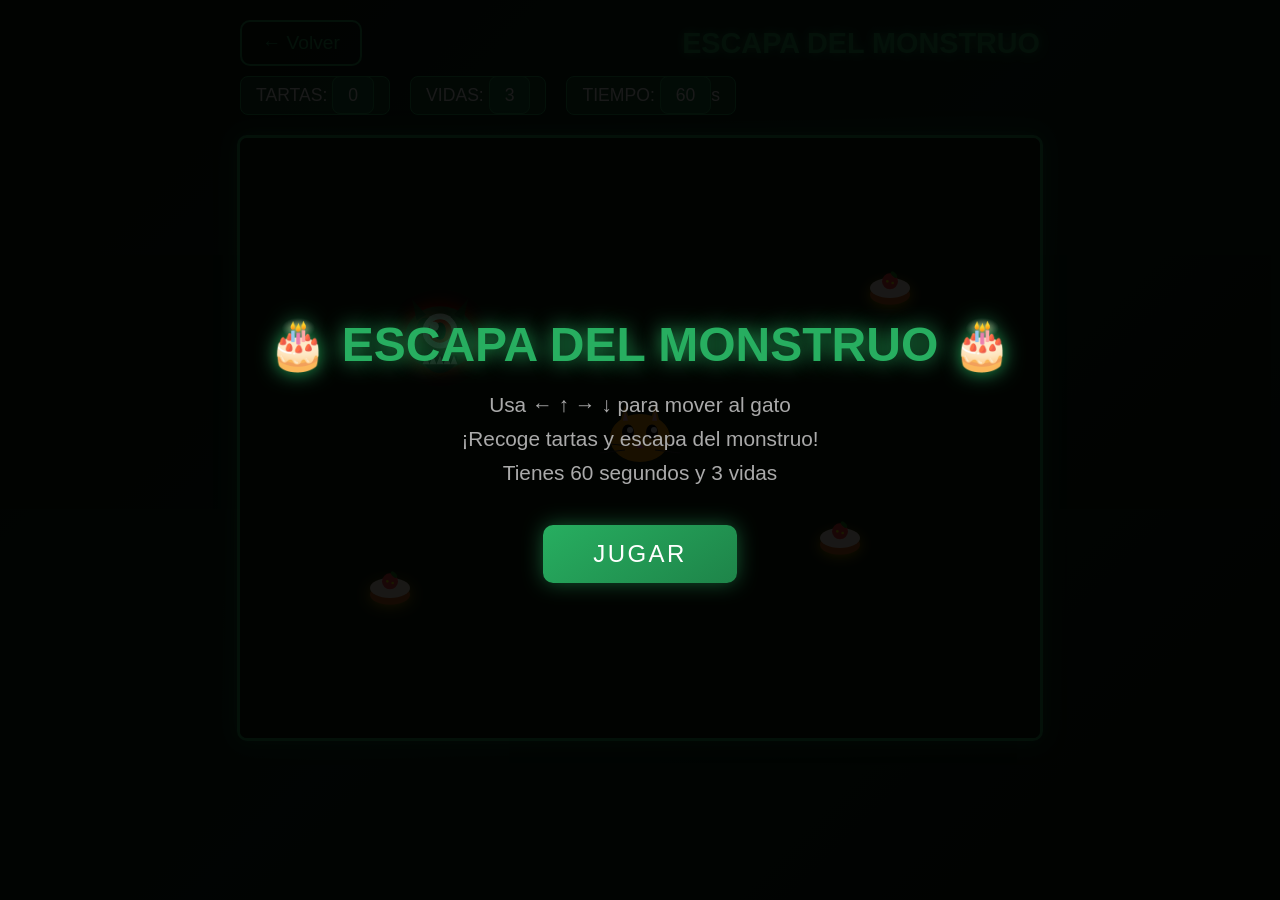
<file: starcat/escape-monster/escape-monster.html>
<!DOCTYPE html>
<html lang="es">
<head>
    <meta charset="UTF-8">
    <meta name="viewport" content="width=device-width, initial-scale=1.0">
    <title>Star Cat - Escapa del Monstruo</title>
    <link rel="stylesheet" href="escape-monster.css">
</head>
<body>
    <div class="game-container">
        <div class="game-header">
            <a href="../index.html" class="back-btn">← Volver</a>
            <h1>ESCAPA DEL MONSTRUO</h1>
            <div class="score-board">
                <span>TARTAS: <span id="score">0</span></span>
                <span>VIDAS: <span id="lives">3</span></span>
                <span>TIEMPO: <span id="timer">60</span>s</span>
            </div>
        </div>
        
        <canvas id="gameCanvas"></canvas>
        
        <div id="startScreen" class="overlay">
            <h2>🎂 ESCAPA DEL MONSTRUO 🎂</h2>
            <p>Usa ← ↑ → ↓ para mover al gato</p>
            <p>¡Recoge tartas y escapa del monstruo!</p>
            <p>Tienes 60 segundos y 3 vidas</p>
            <button id="startBtn">JUGAR</button>
        </div>
        
        <div id="gameOverScreen" class="overlay hidden">
            <h2>GAME OVER</h2>
            <p>El monstruo te atrapó</p>
            <p>Tartas recogidas: <span id="finalScore">0</span></p>
            <button id="restartBtn">REINTENTAR</button>
        </div>
        
        <div id="winScreen" class="overlay hidden">
            <h2>¡SOBREVIVISTE!</h2>
            <p>Tartas recogidas: <span id="winScore">0</span></p>
            <button id="playAgainBtn">JUGAR DE NUEVO</button>
        </div>
    </div>

    <script src="escape-monster.js"></script>
</body>
</html>
</file>
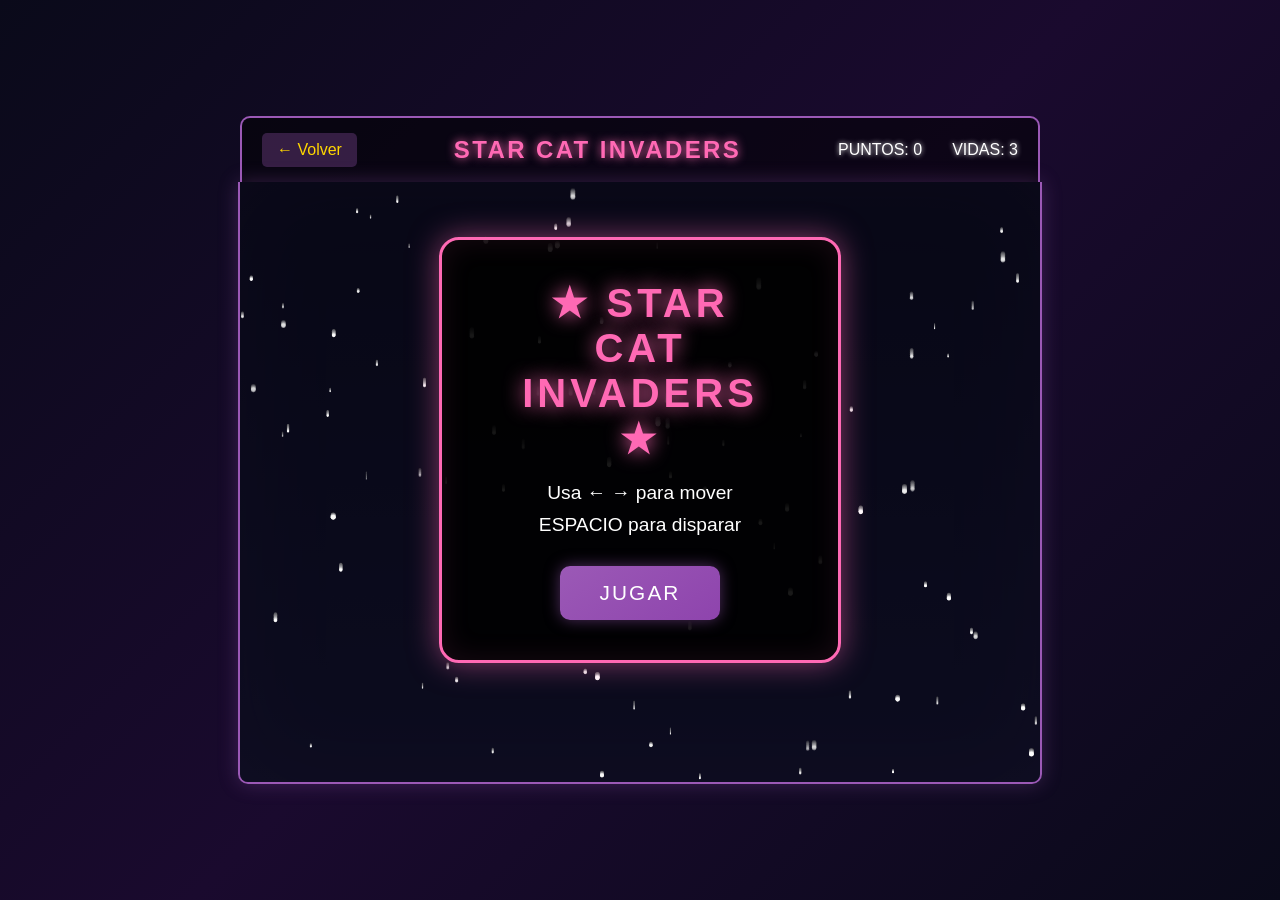
<file: starcat/space-war/space-war.html>
<!DOCTYPE html>
<html lang="es">
<head>
    <meta charset="UTF-8">
    <meta name="viewport" content="width=device-width, initial-scale=1.0">
    <title>Star Cat - Guerra Espacial</title>
    <link rel="stylesheet" href="space-war.css">
</head>
<body>
    <div class="game-container">
        <div class="game-header">
            <a href="../index.html" class="back-btn">← Volver</a>
            <h1>STAR CAT INVADERS</h1>
            <div class="score-board">
                <span>PUNTOS: <span id="score">0</span></span>
                <span>VIDAS: <span id="lives">3</span></span>
            </div>
        </div>
        
        <canvas id="gameCanvas"></canvas>
        
        <div id="startScreen" class="overlay">
            <h2>★ STAR CAT INVADERS ★</h2>
            <p>Usa ← → para mover</p>
            <p>ESPACIO para disparar</p>
            <button id="startBtn">JUGAR</button>
        </div>
        
        <div id="gameOverScreen" class="overlay hidden">
            <h2>GAME OVER</h2>
            <p>Puntuación: <span id="finalScore">0</span></p>
            <button id="restartBtn">REINTENTAR</button>
        </div>
        
        <div id="winScreen" class="overlay hidden">
            <h2>¡GANASTE!</h2>
            <p>Puntuación: <span id="winScore">0</span></p>
            <button id="nextLevelBtn">SIGUIENTE NIVEL</button>
        </div>
    </div>

    <script src="space-war.js"></script>
</body>
</html>
</file>
<file: styles.css>
/* ===== Reset & Base ===== */
*, *::before, *::after { margin: 0; padding: 0; box-sizing: border-box; }

body {
  font-family: 'Press Start 2P', 'Courier New', monospace;
  background: #0b0e2d;
  color: #fff;
  overflow-x: hidden;
  position: relative;
  min-height: 100vh;
}

/* ===== Stars background (canvas) ===== */
#stars-canvas {
  position: fixed;
  top: 0; left: 0;
  width: 100%; height: 100%;
  z-index: 0;
  pointer-events: none;
}

/* ===== Floating decorative rockets ===== */
.floating-rocket {
  position: fixed;
  z-index: 1;
  pointer-events: none;
  opacity: 0.85;
}

.floating-rocket-right {
  top: 190px;
  right: 60px;
  animation: float-rocket 3s ease-in-out infinite;
}

.floating-rocket-left {
  bottom: 100px;
  left: 60px;
  animation: float-rocket 3.5s ease-in-out infinite 0.5s;
  transform: rotate(15deg);
}

@keyframes float-rocket {
  0%, 100% { transform: translateY(0); }
  50% { transform: translateY(-12px); }
}

/* ===== Main wrapper ===== */
.wrapper {
  position: relative;
  z-index: 1;
  max-width: 680px;
  margin: 0 auto;
  padding: 0 16px 12px;
}

/* ===== HEADER ===== */
.header {
  text-align: center;
  padding: 32px 0 20px;
  position: relative;
}

.header-decor {
  display: flex;
  justify-content: center;
  align-items: center;
  gap: 16px;
  margin-bottom: 8px;
}

.header-rocket {
  animation: float-rocket 2.5s ease-in-out infinite;
  transform-origin: center;
}

.header-planets {
  display: flex;
  gap: 10px;
  align-items: center;
}

.header-planets img:first-child {
  animation: float 3s ease-in-out infinite 0.5s;
}

.header-planets img:last-child {
  animation: float 2.8s ease-in-out infinite 1s;
}

@keyframes float {
  0%, 100% { transform: translateY(0); }
  50% { transform: translateY(-8px); }
}

.site-title {
  font-size: clamp(2rem, 7vw, 3.2rem);
  color: #f5c842;
  text-shadow:
    3px 3px 0 #c47a15,
    6px 6px 0 rgba(0, 0, 0, 0.3),
    0 0 20px rgba(245, 200, 66, 0.4);
  letter-spacing: 6px;
  line-height: 1.3;
}

/* ===== NAV ===== */
.nav {
  display: flex;
  justify-content: center;
  gap: 12px;
  margin-top: 18px;
  flex-wrap: wrap;
}

.nav a {
  display: inline-block;
  padding: 10px 22px;
  font-family: 'Press Start 2P', monospace;
  font-size: 0.6rem;
  color: #c8d0ff;
  text-decoration: none;
  border: 2px solid #4455bb;
  background: rgba(30, 35, 90, 0.85);
  transition: all 0.2s;
  cursor: pointer;
}

.nav a:hover, .nav a.active {
  background: #4455bb;
  color: #fff;
  box-shadow: 0 0 14px rgba(68, 85, 187, 0.6);
}

/* ===== SECTIONS shared ===== */
.section-box {
  margin-top: 28px;
  border: 2px solid #8b4fbf;
  border-radius: 4px;
  background: rgba(12, 10, 45, 0.9);
  padding: 22px;
  position: relative;
  box-shadow:
    inset 0 0 40px rgba(100, 50, 180, 0.12),
    0 0 20px rgba(139, 79, 191, 0.25);
}

/* ===== Corner + Edge "+" decorations ===== */
.corner-plus,
.edge-plus {
  position: absolute;
  color: #4facbf;
  font-family: 'Press Start 2P', monospace;
  font-size: 0.55rem;
  line-height: 1;
  opacity: 0.7;
  pointer-events: none;
  user-select: none;
}

.corner-plus--tl { top: -17px; left: 7px; }
.corner-plus--tr { top: +9px; right: 19px; }
.corner-plus--bl { bottom: -13px; left: 11px; }
.corner-plus--br { bottom: +5px; right: 12px; }

.edge-plus--top { top: -3px; left: 50%; transform: translateX(-50%); }
.edge-plus--bottom { bottom: -3px; left: 50%; transform: translateX(-50%); }
.edge-plus--left { top: 50%; left: -6px; transform: translateY(-50%); }
.edge-plus--right { top: 50%; right: -6px; transform: translateY(-50%); }

.section-title {
  font-size: clamp(0.7rem, 2.5vw, 0.95rem);
  color: #fff;
  margin-bottom: 18px;
  text-shadow: 2px 2px 0 rgba(0,0,0,0.5);
}

/* ===== ABOUT / ¿Quién soy yo? ===== */
.about-content {
  display: flex;
  align-items: center;
  gap: 20px;
  flex-wrap: wrap;
}

.about-avatar {
  flex: 0 0 auto;
  width: 111px;
  height: 110px;
  display: flex;
  align-items: flex-end;
  justify-content: center;
}

.about-avatar img {
  image-rendering: optimizeQuality;
  width: 111px;
  height: auto;
  display: block;
}

.about-bubble {
  flex: 1;
  min-width: 200px;
  border: 2px solid rgba(130, 160, 255, 0.45);
  border-radius: 4px;
  background: rgba(18, 22, 65, 0.75);
  padding: 18px;
  font-size: 0.55rem;
  line-height: 2;
  color: #c8d0ff;
  position: relative;
}

.about-bubble::before {
  content: '';
  position: absolute;
  left: -10px;
  top: 50%;
  transform: translateY(-50%);
  border: 6px solid transparent;
  border-right-color: rgba(130, 160, 255, 0.45);
}

/* ===== PROJECTS GRID ===== */
.projects-grid {
  display: grid;
  grid-template-columns: repeat(2, 1fr);
  gap: 16px;
}

.project-card {
  border: 2px solid #8b4fbf;
  border-radius: 4px;
  background: rgba(18, 14, 50, 0.85);
  overflow: hidden;
  text-align: center;
  transition: transform 0.2s, box-shadow 0.2s;
  cursor: pointer;
  position: relative;
}

.project-card:hover {
  transform: translateY(-4px);
  box-shadow: 0 8px 24px rgba(139, 79, 191, 0.45);
}

.project-card img {
  width: 100%;
  height: 150px;
  display: block;
  object-fit: cover;
  image-rendering: optimizeQuality;
}

.project-card .card-label {
  font-size: 0.6rem;
  padding: 10px 6px;
  color: #fff;
  text-shadow: 1px 1px 0 rgba(0,0,0,0.5);
}

/* ===== FOOTER / Moon surface ===== */
.footer {
  position: relative;
  z-index: 1;
  margin-top: 0px;
  text-align: center;
  padding: 0 0 20px;
  background: transparent;
}

.moon-surface {
  width: 100%;
  overflow: hidden;
  line-height: 0;
}

.moon-img {
  width: 100%;
  height: auto;
  display: block;
  image-rendering: optimizeQuality;
}

.footer p {
  font-size: 0.45rem;
  color: #5a5a5a;
  padding-top: 14px;
  background: transparent;
}

/* ===== Responsive ===== */
@media (max-width: 800px) {
  .floating-rocket-right {
    right: 4px;
    left: auto;
  }
  .floating-rocket-left {
    left: 4px;
    right: auto;
  }
}

@media (max-width: 500px) {
  .projects-grid {
    grid-template-columns: 1fr;
  }

  .about-content {
    flex-direction: column;
    text-align: center;
  }

  .about-bubble::before {
    display: none;
  }

  .floating-rocket-right {
    right: 2px;
    top: 120px;
  }
  .floating-rocket-right img {
    width: 32px !important;
    height: auto !important;
  }

  .floating-rocket-left {
    left: 2px;
    bottom: 60px;
  }
  .floating-rocket-left img {
    width: 28px !important;
    height: auto !important;
  }
}
</file>
<file: fire-land/styles.css>
:root {
  --color-primary: #ff5722;
  --color-accent-1: #ffb300;
  --color-accent-2: #ff8f00;
  --color-accent-3: #36a64d;
  --color-accent-4: #4ec3e0;
  --color-error: #E74C3C;
  --color-dark: #1a1207;
  --color-light: #f4ede2;
  --color-white: #FFFFFF;
}

* { box-sizing: border-box; }

html, body {
  margin: 0;
  padding: 0;
  overflow-x: hidden;
}

body {
  font-family: 'Segoe UI', -apple-system, BlinkMacSystemFont, Roboto, sans-serif;
  background: linear-gradient(135deg, #2b1055 0%, #7597de 100%);
  background: linear-gradient(160deg, #1a0d2e 0%, #4a1c1c 55%, #b23a1e 100%);
  min-height: 100vh;
  color: var(--color-dark);
}

button {
  font-family: inherit;
  cursor: pointer;
  border: none;
}

/* ===== Screens ===== */
.screen {
  display: none;
  width: 100%;
  min-height: 100vh;
  align-items: center;
  justify-content: center;
  padding: 20px;
}

.screen.active {
  display: flex;
  animation: fadeIn 0.28s ease;
}

.overlay-screen.active {
  position: fixed;
  inset: 0;
  background: rgba(20, 8, 4, 0.62);
  z-index: 20;
}

@keyframes fadeIn {
  from { opacity: 0; transform: translateY(10px); }
  to   { opacity: 1; transform: translateY(0); }
}

.card {
  background: var(--color-white);
  border-radius: 20px;
  box-shadow: 0 12px 34px rgba(0,0,0,0.4);
  padding: 32px 28px;
  max-width: 480px;
  width: 100%;
  text-align: center;
}

/* ===== Menu ===== */
.title {
  font-size: 2.6rem;
  margin: 0 0 4px;
  color: var(--color-primary);
  letter-spacing: 3px;
  text-shadow: 0 2px 0 var(--color-accent-1);
  user-select: none;
}

.subtitle {
  margin: 0 0 20px;
  color: #555;
  font-size: 0.95rem;
}

.level-list {
  display: grid;
  grid-template-columns: repeat(auto-fill, minmax(120px, 1fr));
  gap: 8px;
  margin-bottom: 20px;
  max-height: 46vh;
  overflow-y: auto;
  padding: 2px;
}

.level-item {
  display: flex;
  flex-direction: column;
  gap: 2px;
  background: var(--color-light);
  border-radius: 12px;
  padding: 10px 8px;
  border: 2px solid transparent;
  cursor: pointer;
  transition: transform 0.15s ease, border-color 0.15s ease;
  text-align: left;
}

.level-item:hover:not(.locked) {
  border-color: var(--color-primary);
  transform: translateY(-2px);
}

.level-item.locked {
  opacity: 0.5;
  cursor: not-allowed;
}

.level-item .level-num {
  font-weight: 800;
  font-size: 0.9rem;
  color: var(--color-primary);
}

.level-item.locked .level-num { color: #999; }

.level-item .level-ability {
  font-size: 0.72rem;
  color: #555;
  line-height: 1.2;
}

.level-item .level-best {
  font-size: 0.68rem;
  color: #999;
}

.menu-buttons {
  display: flex;
  gap: 10px;
  justify-content: center;
  flex-wrap: wrap;
}

.wip-note {
  margin-top: 18px;
  font-size: 0.75rem;
  color: #999;
}

/* ===== Buttons ===== */
.btn {
  padding: 12px 20px;
  border-radius: 12px;
  font-weight: 700;
  font-size: 0.95rem;
  transition: transform 0.15s ease, opacity 0.15s ease;
}

.btn:active { transform: scale(0.96); }

.btn-primary {
  background: var(--color-primary);
  color: var(--color-white);
}

.btn-secondary {
  background: var(--color-light);
  color: var(--color-dark);
}

.btn-icon {
  width: 44px;
  height: 44px;
  border-radius: 50%;
  background: rgba(255,255,255,0.85);
  font-size: 1.1rem;
  display: flex;
  align-items: center;
  justify-content: center;
  padding: 0;
}

.stack-buttons {
  display: flex;
  flex-direction: column;
  gap: 10px;
  margin-top: 18px;
}

/* ===== Settings ===== */
.setting-row {
  display: flex;
  align-items: center;
  justify-content: space-between;
  gap: 12px;
  background: var(--color-light);
  border-radius: 12px;
  padding: 12px 16px;
  font-weight: 700;
  font-size: 0.9rem;
}

.setting-row input[type="range"] {
  flex: 1;
  accent-color: var(--color-primary);
}

/* ===== Game screen ===== */
#screen-game {
  flex-direction: column;
  padding: 0;
  min-height: 100vh;
  min-height: 100dvh;
  justify-content: flex-start;
}

.progress-track {
  width: 100%;
  max-width: 900px;
  margin: 0 auto;
  height: 6px;
  background: rgba(255, 255, 255, 0.22);
  border-radius: 3px;
  overflow: hidden;
  flex-shrink: 0;
}

.progress-fill {
  height: 100%;
  width: 0%;
  background: linear-gradient(90deg, var(--color-accent-1), var(--color-primary));
  border-radius: 3px;
  transition: width 0.15s linear;
}

.game-hud {
  width: 100%;
  max-width: 900px;
  display: flex;
  align-items: center;
  justify-content: space-between;
  padding: 10px 16px;
  color: var(--color-white);
  font-weight: 700;
  font-size: 0.9rem;
  flex-shrink: 0;
  box-sizing: border-box;
  margin: 0 auto;
}

.hud-left, .hud-right {
  display: flex;
  gap: 14px;
  align-items: center;
}

#hudHearts { letter-spacing: 1px; color: #ff5252; }

.canvas-wrap {
  position: relative;
  width: min(100%, 900px, calc((100vh - 110px) * 900 / 506));
  width: min(100%, 900px, calc((100dvh - 110px) * 900 / 506));
  margin: 0 auto;
  border-radius: 16px;
  overflow: hidden;
  box-shadow: 0 12px 30px rgba(0,0,0,0.45);
  flex-shrink: 0;
}

#gameCanvas {
  display: block;
  width: 100%;
  height: auto;
  background: #1a1030;
  touch-action: none;
}

.flash-overlay {
  position: absolute;
  inset: 0;
  background: var(--color-error);
  opacity: 0;
  pointer-events: none;
  transition: opacity 0.08s ease;
}

.flash-overlay.show { opacity: 0.5; }

.ability-toast {
  position: absolute;
  left: 50%;
  top: 16px;
  transform: translateX(-50%) translateY(-20px);
  background: rgba(26, 18, 7, 0.9);
  color: var(--color-accent-1);
  font-weight: 800;
  font-size: 0.85rem;
  padding: 8px 16px;
  border-radius: 999px;
  opacity: 0;
  pointer-events: none;
  transition: opacity 0.25s ease, transform 0.25s ease;
  white-space: nowrap;
}

.ability-toast.show {
  opacity: 1;
  transform: translateX(-50%) translateY(0);
}

.touch-hint {
  color: rgba(255,255,255,0.6);
  font-size: 0.75rem;
  margin: 8px 0 0;
  text-align: center;
  display: none;
}
body.touch .touch-hint { display: block; }

/* ===== Controles táctiles ===== */
.touch-only { display: none; }
body.touch .touch-only { display: flex; }

button { touch-action: manipulation; }

#touchMove {
  position: absolute;
  left: 16px;
  bottom: 16px;
  z-index: 7;
  flex-direction: column;
  gap: 12px;
}
.touch-arrow {
  width: 72px;
  height: 72px;
  border-radius: 18px;
  display: flex;
  align-items: center;
  justify-content: center;
  font-size: 1.9rem;
  color: #fff;
  background: rgba(255,179,90,0.35);
  border: 3px solid rgba(255,255,255,0.55);
  box-shadow: 0 6px 18px rgba(0,0,0,0.45);
  touch-action: none;
  -webkit-user-select: none;
  user-select: none;
  -webkit-touch-callout: none;
}
.touch-arrow:active { transform: scale(0.92); background: rgba(255,179,90,0.6); }

#touchFire {
  position: absolute;
  right: 16px;
  bottom: 16px;
  width: 88px;
  height: 88px;
  border-radius: 50%;
  z-index: 7;
  touch-action: none;
  align-items: center;
  justify-content: center;
  font-size: 2.1rem;
  color: #fff;
  background: radial-gradient(circle at 35% 32%, #ffd28a, #ff5722 70%);
  border: 3px solid rgba(255,255,255,0.55);
  box-shadow: 0 6px 18px rgba(0,0,0,0.45);
  -webkit-user-select: none;
  user-select: none;
  -webkit-touch-callout: none;
}
#touchFire:active { transform: scale(0.92); }

/* Aviso de girar el móvil */
#rotateHint { display: none; }
@media (orientation: portrait) {
  body.touch.in-game #rotateHint {
    display: flex;
    position: fixed;
    inset: 0;
    z-index: 60;
    flex-direction: column;
    align-items: center;
    justify-content: center;
    gap: 14px;
    text-align: center;
    padding: 30px;
    background: #1a0d2e;
    color: #fff;
  }
  #rotateHint p { max-width: 300px; font-size: 1rem; line-height: 1.5; }
}

/* ===== Level complete / game over ===== */
.lc-stat { margin: 4px 0; color: #555; }

.lc-record {
  font-weight: 800;
  color: var(--color-accent-2);
  margin: 8px 0;
}

.lc-unlock {
  margin-top: 14px;
  padding: 14px;
  background: var(--color-light);
  border-radius: 14px;
}

.lc-unlock-label {
  font-weight: 700;
  color: var(--color-accent-3);
  margin: 0 0 6px;
  font-size: 0.85rem;
}

.lc-unlock-name {
  font-weight: 800;
  color: var(--color-primary);
  margin: 0 0 4px;
  font-size: 1.05rem;
}

.lc-unlock-desc {
  font-size: 0.85rem;
  color: #666;
  margin: 0;
}

/* ===== Instructions ===== */
.instructions-list {
  text-align: left;
  padding-left: 20px;
  line-height: 1.55;
  font-size: 0.9rem;
}

/* ===== Responsive ===== */
@media (max-width: 768px) {
  .card { padding: 24px 18px; }
  .title { font-size: 2.1rem; }
}

@media (max-width: 480px) {
  .game-hud { font-size: 0.78rem; padding: 8px 10px; }
  .hud-left, .hud-right { gap: 8px; }
  .level-list { grid-template-columns: repeat(auto-fill, minmax(100px, 1fr)); }
}
</file>
<file: minimine/css/style.css>
* {
    margin: 0;
    padding: 0;
    box-sizing: border-box;
}

/* Portal Animation */
@keyframes pulse {
    0% {
        transform: translate(-50%, -50%) scale(0.5);
        opacity: 0;
    }
    50% {
        opacity: 1;
    }
    100% {
        transform: translate(-50%, -50%) scale(1);
        opacity: 1;
    }
}

html, body {
    width: 100%;
    height: 100%;
    overflow: hidden;
    font-family: 'Courier New', monospace;
    background: #000;
    position: fixed;
    top: 0;
    left: 0;
}

#game-container {
    position: fixed;
    top: 0;
    left: 0;
    width: 100%;
    height: 100%;
    overflow: hidden;
}

#game-canvas {
    display: block;
    width: 100%;
    height: 100%;
    image-rendering: pixelated;
}

/* UI Overlay */
#ui-overlay {
    position: fixed;
    top: 0;
    left: 0;
    width: 100%;
    height: 100%;
    pointer-events: none;
    z-index: 10;
}

#ui-overlay * {
    pointer-events: auto;
}

/* HUD */
#hud {
    position: fixed;
    top: 10px;
    left: 10px;
    display: flex;
    flex-direction: column;
    gap: 5px;
    z-index: 20;
}

#health-bar, #shield-bar {
    width: 200px;
    height: 22px;
    background: #333;
    border: 2px solid #555;
    border-radius: 4px;
    position: relative;
    overflow: hidden;
    display: flex;
    align-items: center;
}

.bar-icon {
    position: absolute;
    left: 4px;
    z-index: 2;
    font-size: 14px;
    line-height: 1;
    filter: drop-shadow(1px 1px 1px #000);
}

#health-fill {
    height: 100%;
    background: linear-gradient(to right, #c0392b, #e74c3c);
    transition: width 0.3s;
}

#shield-fill {
    height: 100%;
    background: linear-gradient(to right, #2980b9, #3498db);
    transition: width 0.3s;
}

#health-text, #shield-text {
    position: absolute;
    top: 50%;
    left: 50%;
    transform: translate(-50%, -50%);
    color: #fff;
    font-size: 12px;
    font-weight: bold;
    text-shadow: 1px 1px 2px #000;
}

#resources-display {
    display: flex;
    gap: 12px;
    color: #fff;
    font-size: 14px;
    text-shadow: 1px 1px 2px #000;
    padding: 4px 8px;
    background: rgba(0,0,0,0.5);
    border-radius: 4px;
}

#materials-display {
    display: none;
    flex-wrap: wrap;
    gap: 6px;
    color: #fff;
    font-size: 13px;
    text-shadow: 1px 1px 2px #000;
    padding: 4px 8px;
    background: rgba(0,0,0,0.45);
    border-radius: 4px;
    max-width: 200px;
}

.mat-entry {
    display: inline-flex;
    align-items: center;
    gap: 2px;
    white-space: nowrap;
}

.mat-count {
    font-weight: bold;
}

#day-night-indicator {
    width: 30px;
    height: 30px;
    border-radius: 50%;
    background: #f1c40f;
    border: 2px solid #f39c12;
    margin-top: 4px;
    transition: background 2s, border-color 2s;
}

#day-night-indicator.night {
    background: #34495e;
    border-color: #2c3e50;
}

#equipped-display {
    color: #fff;
    font-size: 12px;
    text-shadow: 1px 1px 2px #000;
    padding: 2px 6px;
    background: rgba(0,0,0,0.4);
    border-radius: 3px;
    margin-top: 4px;
}

/* Hotbar */
#hotbar {
    position: fixed;
    bottom: 10px;
    left: 50%;
    transform: translateX(-50%);
    display: flex;
    gap: 4px;
    background: rgba(0,0,0,0.7);
    padding: 6px;
    border-radius: 6px;
    border: 2px solid #555;
    z-index: 20;
}

.hotbar-slot {
    width: 48px;
    height: 48px;
    background: rgba(60,60,60,0.8);
    border: 2px solid #666;
    border-radius: 4px;
    display: flex;
    align-items: center;
    justify-content: center;
    font-size: 24px;
    cursor: pointer;
    position: relative;
}

.hotbar-slot.active {
    border-color: #f1c40f;
    background: rgba(241, 196, 15, 0.2);
}

.hotbar-slot .slot-key {
    position: absolute;
    top: 2px;
    right: 4px;
    font-size: 9px;
    color: #aaa;
}

/* Hidden utility */
.hidden {
    display: none !important;
}

/* Panels */
.panel {
    position: fixed;
    top: 50%;
    left: 50%;
    transform: translate(-50%, -50%);
    background: rgba(20, 20, 30, 0.95);
    border: 3px solid #555;
    border-radius: 10px;
    padding: 20px;
    color: #fff;
    z-index: 100;
    min-width: 300px;
    max-width: 90vw;
    max-height: 80vh;
    overflow-y: auto;
}

.panel.hidden {
    display: none;
}

.panel h2 {
    text-align: center;
    margin-bottom: 15px;
    color: #f1c40f;
    font-size: 20px;
}

.panel-header {
    display: flex;
    justify-content: space-between;
    align-items: center;
    margin-bottom: 15px;
}

.panel-header h2 {
    margin: 0;
}

.close-btn {
    background: #c0392b;
    border: none;
    color: #fff;
    width: 30px;
    height: 30px;
    border-radius: 50%;
    cursor: pointer;
    font-size: 16px;
    font-weight: bold;
}

.close-btn:hover {
    background: #e74c3c;
}

/* Buttons */
button {
    font-family: 'Courier New', monospace;
    padding: 10px 20px;
    margin: 5px;
    border: 2px solid #555;
    background: #2c3e50;
    color: #ecf0f1;
    font-size: 14px;
    cursor: pointer;
    border-radius: 5px;
    transition: all 0.2s;
}

button:hover {
    background: #34495e;
    border-color: #f1c40f;
}

button:active {
    transform: scale(0.95);
}

/* Inventory */
#inventory-grid {
    display: grid;
    grid-template-columns: repeat(5, 1fr);
    gap: 6px;
    padding: 10px;
}

.inventory-slot {
    width: 56px;
    height: 56px;
    background: rgba(60,60,60,0.8);
    border: 2px solid #555;
    border-radius: 4px;
    display: flex;
    flex-direction: column;
    align-items: center;
    justify-content: center;
    font-size: 22px;
    cursor: pointer;
    position: relative;
}

.inventory-slot:hover {
    border-color: #f1c40f;
}

.inventory-slot .item-count {
    position: absolute;
    bottom: 2px;
    right: 4px;
    font-size: 10px;
    color: #aaa;
}

.inventory-slot .item-name {
    font-size: 8px;
    color: #ccc;
    margin-top: 2px;
    text-align: center;
    overflow: hidden;
    white-space: nowrap;
    text-overflow: ellipsis;
    width: 100%;
    padding: 0 2px;
}

/* Shop */
#shop-tabs {
    display: flex;
    gap: 5px;
    margin-bottom: 15px;
    justify-content: center;
}

.shop-tab {
    padding: 8px 16px;
    font-size: 12px;
}

.shop-tab.active {
    background: #f39c12;
    border-color: #f1c40f;
    color: #000;
}

#shop-panel {
    min-width: 540px;
}

#shop-items {
    display: grid;
    grid-template-columns: repeat(3, 1fr);
    gap: 6px;
    max-height: 50vh;
    overflow-y: auto;
}

.shop-item {
    background: rgba(40, 40, 50, 0.9);
    border: 2px solid #444;
    border-radius: 6px;
    padding: 6px;
    text-align: center;
    cursor: pointer;
    transition: all 0.2s;
}

.shop-item:hover {
    border-color: #f1c40f;
    transform: scale(1.02);
}

.shop-item .item-icon {
    font-size: 20px;
    margin-bottom: 2px;
}

.shop-item .item-name {
    font-size: 10px;
    color: #ecf0f1;
    margin-bottom: 2px;
}

.shop-item .item-price {
    font-size: 9px;
    color: #f39c12;
}

.shop-item .item-desc {
    font-size: 8px;
    color: #888;
    margin-top: 2px;
}

/* Mobile Controls */
#mobile-controls {
    display: none;
    position: absolute;
    bottom: 0;
    left: 0;
    width: 100%;
    height: 120px;
    z-index: 50;
    pointer-events: none;
}

#mobile-controls * {
    pointer-events: auto;
}

#mobile-left {
    position: absolute;
    bottom: 20px;
    left: 20px;
    display: flex;
    gap: 10px;
}

#mobile-right {
    position: absolute;
    bottom: 20px;
    right: 20px;
    display: flex;
    gap: 10px;
    align-items: flex-end;
}

#mobile-menu-buttons {
    position: absolute;
    top: -50px;
    right: 20px;
    display: flex;
    gap: 8px;
}

.mobile-btn {
    width: 56px;
    height: 56px;
    border-radius: 50%;
    background: rgba(255,255,255,0.2);
    border: 2px solid rgba(255,255,255,0.4);
    color: #fff;
    font-size: 22px;
    display: flex;
    align-items: center;
    justify-content: center;
    cursor: pointer;
    -webkit-tap-highlight-color: transparent;
    touch-action: manipulation;
}

.mobile-btn.small {
    width: 44px;
    height: 44px;
    font-size: 18px;
}

.mobile-btn:active {
    background: rgba(255,255,255,0.4);
}

/* Start Screen */
#start-screen {
    position: absolute;
    top: 0;
    left: 0;
    width: 100%;
    height: 100%;
    background: linear-gradient(135deg, #1a1a2e 0%, #16213e 50%, #0f3460 100%);
    display: flex;
    flex-direction: column;
    align-items: center;
    justify-content: center;
    z-index: 200;
    color: #fff;
}

#start-screen h1 {
    font-size: 64px;
    color: #f1c40f;
    text-shadow: 3px 3px 6px rgba(0,0,0,0.5);
    margin-bottom: 10px;
    letter-spacing: 4px;
}

#start-screen > p {
    font-size: 14px;
    color: #aaa;
    margin-bottom: 30px;
}

#local-indicator {
    font-size: 12px;
    color: #f39c12;
    margin-bottom: 15px;
    font-weight: bold;
    letter-spacing: 2px;
    padding: 8px 12px;
    border: 2px solid #f39c12;
    border-radius: 4px;
    background: rgba(243, 156, 18, 0.1);
}

#start-screen button {
    width: 220px;
    padding: 14px;
    font-size: 16px;
    margin: 8px;
}

#controls-info {
    margin-top: 30px;
    text-align: center;
    font-size: 11px;
    color: #777;
    max-width: 500px;
}

#controls-info p {
    margin: 4px 0;
}

/* Pause Menu */
#pause-menu {
    text-align: center;
}

#pause-menu button {
    display: block;
    width: 200px;
    margin: 10px auto;
}

/* Death Screen */
#death-screen {
    text-align: center;
}

#death-screen h2 {
    color: #e74c3c;
    font-size: 28px;
}

#death-message {
    margin: 10px 0;
    color: #aaa;
    font-size: 13px;
}

/* Portal Screen */
#portal-screen {
    text-align: center;
}

/* Portal Entry Bar (less intrusive) */
.portal-bar {
    position: fixed;
    top: 60px;
    left: 50%;
    transform: translateX(-50%);
    background: rgba(155, 89, 182, 0.75);
    backdrop-filter: blur(4px);
    border: 2px solid rgba(155, 89, 182, 0.6);
    border-radius: 30px;
    padding: 8px 20px;
    color: #fff;
    z-index: 100;
    display: flex;
    align-items: center;
    gap: 12px;
    font-family: 'Courier New', monospace;
    font-size: 14px;
    animation: slideDown 0.4s ease-out;
}

.portal-bar.hidden {
    display: none;
}

.portal-bar-text {
    text-shadow: 1px 1px 3px rgba(0,0,0,0.6);
    font-weight: bold;
    white-space: nowrap;
}

.portal-bar-btn {
    padding: 5px 14px;
    font-size: 12px;
    border-radius: 15px;
    border: 1px solid rgba(255,255,255,0.3);
    cursor: pointer;
    font-family: 'Courier New', monospace;
    margin: 0;
    transition: all 0.2s;
}

.portal-bar-btn.enter {
    background: rgba(46, 204, 113, 0.8);
    color: #fff;
}

.portal-bar-btn.enter:hover {
    background: rgba(46, 204, 113, 1);
}

.portal-bar-btn.ignore {
    background: rgba(100, 100, 100, 0.6);
    color: #ccc;
}

.portal-bar-btn.ignore:hover {
    background: rgba(100, 100, 100, 0.8);
}

@keyframes slideDown {
    from {
        opacity: 0;
        transform: translateX(-50%) translateY(-20px);
    }
    to {
        opacity: 1;
        transform: translateX(-50%) translateY(0);
    }
}

/* Game Notifications (non-intrusive) */
.game-notification {
    position: fixed;
    top: 15px;
    left: 50%;
    transform: translateX(-50%) translateY(-60px);
    padding: 10px 24px;
    border-radius: 25px;
    color: #fff;
    font-family: 'Courier New', monospace;
    font-size: 14px;
    font-weight: bold;
    text-shadow: 1px 1px 3px rgba(0,0,0,0.7);
    z-index: 150;
    pointer-events: none;
    opacity: 0;
    transition: transform 0.5s ease-out, opacity 0.5s ease-out;
    white-space: nowrap;
    text-align: center;
}

.game-notification.show {
    transform: translateX(-50%) translateY(0);
    opacity: 1;
}

.portal-notification {
    background: rgba(155, 89, 182, 0.7);
    border: 2px solid rgba(155, 89, 182, 0.5);
    backdrop-filter: blur(4px);
}

.victory-notification {
    background: rgba(241, 196, 15, 0.7);
    border: 2px solid rgba(241, 196, 15, 0.5);
    color: #000;
    text-shadow: 1px 1px 2px rgba(255,255,255,0.5);
    backdrop-filter: blur(4px);
}

.treasure-notification {
    background: rgba(46, 204, 113, 0.7);
    border: 2px solid rgba(46, 204, 113, 0.5);
    backdrop-filter: blur(4px);
    line-height: 1.5;
}

/* Villager Dialog */
#villager-dialog {
    text-align: center;
}

#trade-result {
    color: #2ecc71;
    font-size: 13px;
    min-height: 20px;
    margin-top: 10px;
}

/* Responsive */
@media (max-width: 768px) {
    #mobile-controls {
        display: block;
    }

    #hotbar {
        bottom: 130px;
    }

    .hotbar-slot {
        width: 40px;
        height: 40px;
        font-size: 20px;
    }

    #health-bar, #shield-bar {
        width: 150px;
        height: 18px;
    }

    #resources-display {
        font-size: 11px;
    }

    #start-screen h1 {
        font-size: 40px;
    }

    .panel {
        min-width: 280px;
        padding: 15px;
    }

    #inventory-grid {
        grid-template-columns: repeat(4, 1fr);
    }

    .inventory-slot {
        width: 48px;
        height: 48px;
    }
}

@media (max-width: 480px) {
    .hotbar-slot {
        width: 36px;
        height: 36px;
        font-size: 18px;
    }

    #health-bar, #shield-bar {
        width: 120px;
        height: 16px;
    }

    .mobile-btn {
        width: 48px;
        height: 48px;
        font-size: 18px;
    }

    #start-screen h1 {
        font-size: 32px;
    }

    #inventory-grid {
        grid-template-columns: repeat(3, 1fr);
    }
}

/* Scrollbar */
::-webkit-scrollbar {
    width: 8px;
}

::-webkit-scrollbar-track {
    background: #1a1a2e;
}

::-webkit-scrollbar-thumb {
    background: #555;
    border-radius: 4px;
}

::-webkit-scrollbar-thumb:hover {
    background: #777;
}

/* Animations */
@keyframes pulse {
    0%, 100% { opacity: 1; }
    50% { opacity: 0.6; }
}

.damage-flash {
    animation: pulse 0.2s ease-in-out;
}
</file>
<file: snake/style.css>
* {
    margin: 0;
    padding: 0;
    box-sizing: border-box;
}

body {
    min-height: 100vh;
    display: flex;
    justify-content: center;
    align-items: center;
    background: linear-gradient(135deg, #0f0c29, #302b63, #24243e);
    font-family: 'Segoe UI', Tahoma, Geneva, Verdana, sans-serif;
    overflow: hidden;
}

/* Partículas de fondo animadas */
body::before {
    content: '';
    position: fixed;
    top: 0;
    left: 0;
    width: 100%;
    height: 100%;
    background-image: 
        radial-gradient(2px 2px at 20px 30px, #ff00ff, transparent),
        radial-gradient(2px 2px at 40px 70px, #00ffff, transparent),
        radial-gradient(2px 2px at 50px 160px, #ff00ff, transparent),
        radial-gradient(2px 2px at 90px 40px, #00ff00, transparent),
        radial-gradient(2px 2px at 130px 80px, #ffff00, transparent),
        radial-gradient(2px 2px at 160px 120px, #00ffff, transparent);
    background-size: 200px 200px;
    animation: sparkle 4s linear infinite;
    pointer-events: none;
    z-index: 0;
}

@keyframes sparkle {
    from { transform: translateY(0); }
    to { transform: translateY(-200px); }
}

.game-container {
    position: relative;
    z-index: 1;
    display: flex;
    flex-direction: column;
    align-items: center;
    gap: 20px;
    padding: 20px;
}

.header {
    text-align: center;
}

h1 {
    font-size: 3rem;
    font-weight: 900;
    background: linear-gradient(90deg, #ff00ff, #00ffff, #ff00ff);
    background-size: 200% auto;
    -webkit-background-clip: text;
    -webkit-text-fill-color: transparent;
    background-clip: text;
    animation: gradient 3s linear infinite;
    text-shadow: 0 0 30px rgba(255, 0, 255, 0.5);
    margin-bottom: 15px;
}

@keyframes gradient {
    0% { background-position: 0% center; }
    100% { background-position: 200% center; }
}

.scores {
    display: flex;
    gap: 30px;
    justify-content: center;
}

.score-box {
    background: rgba(255, 255, 255, 0.1);
    border: 2px solid rgba(255, 255, 255, 0.2);
    border-radius: 15px;
    padding: 10px 25px;
    backdrop-filter: blur(10px);
    box-shadow: 0 8px 32px rgba(0, 0, 0, 0.3);
}

.score-box .label {
    display: block;
    font-size: 0.8rem;
    color: #00ffff;
    text-transform: uppercase;
    letter-spacing: 2px;
}

.score-box .value {
    display: block;
    font-size: 2rem;
    font-weight: bold;
    color: #fff;
    text-shadow: 0 0 10px #ff00ff;
}

#gameCanvas {
    border: 4px solid transparent;
    border-image: linear-gradient(45deg, #ff00ff, #00ffff, #00ff00, #ffff00) 1;
    border-radius: 10px;
    box-shadow: 
        0 0 20px rgba(255, 0, 255, 0.5),
        0 0 40px rgba(0, 255, 255, 0.3),
        inset 0 0 60px rgba(0, 0, 0, 0.5);
    background: linear-gradient(180deg, #1a1a2e 0%, #16213e 100%);
}

.game-over, .start-screen {
    position: absolute;
    top: 50%;
    left: 50%;
    transform: translate(-50%, -50%);
    background: rgba(0, 0, 0, 0.95);
    border: 3px solid #ff00ff;
    border-radius: 20px;
    padding: 40px 60px;
    text-align: center;
    z-index: 100;
    box-shadow: 
        0 0 50px rgba(255, 0, 255, 0.5),
        inset 0 0 50px rgba(255, 0, 255, 0.1);
    animation: pulse 2s ease-in-out infinite;
}

@keyframes pulse {
    0%, 100% { box-shadow: 0 0 50px rgba(255, 0, 255, 0.5); }
    50% { box-shadow: 0 0 80px rgba(255, 0, 255, 0.8); }
}

.game-over h2, .start-screen h2 {
    font-size: 2.5rem;
    color: #ff00ff;
    text-shadow: 0 0 20px #ff00ff;
    margin-bottom: 20px;
}

.game-over p, .start-screen p {
    font-size: 1.2rem;
    color: #00ffff;
    margin-bottom: 25px;
}

button {
    background: linear-gradient(135deg, #ff00ff, #00ffff);
    border: none;
    padding: 15px 40px;
    font-size: 1.2rem;
    font-weight: bold;
    color: #000;
    border-radius: 50px;
    cursor: pointer;
    transition: all 0.3s ease;
    text-transform: uppercase;
    letter-spacing: 2px;
}

button:hover {
    transform: scale(1.1);
    box-shadow: 0 0 30px rgba(255, 0, 255, 0.8);
}

button:active {
    transform: scale(0.95);
}

.hidden {
    display: none !important;
}

/* Controles móviles */
.controls-mobile {
    display: none;
    flex-direction: column;
    align-items: center;
    gap: 5px;
    margin-top: 20px;
}

.control-row {
    display: flex;
    gap: 5px;
}

.control-btn {
    width: 60px;
    height: 60px;
    font-size: 1.5rem;
    padding: 0;
    border-radius: 15px;
    background: rgba(255, 255, 255, 0.1);
    border: 2px solid rgba(255, 255, 255, 0.3);
    color: white;
}

.control-btn:hover {
    transform: scale(1.05);
}

/* Responsive */
@media (max-width: 600px) {
    h1 {
        font-size: 2rem;
    }
    
    .scores {
        gap: 15px;
    }
    
    .score-box {
        padding: 8px 15px;
    }
    
    .score-box .value {
        font-size: 1.5rem;
    }
    
    .controls-mobile {
        display: flex;
    }
    
    .game-over, .start-screen {
        padding: 25px 35px;
    }
    
    .game-over h2, .start-screen h2 {
        font-size: 1.8rem;
    }
}

/* Efecto de brillo en la serpiente */
@keyframes snakeGlow {
    0%, 100% { filter: brightness(1); }
    50% { filter: brightness(1.3); }
}

/* Animación para comida */
@keyframes foodPulse {
    0%, 100% { transform: scale(1); }
    50% { transform: scale(1.2); }
}
</file>
<file: starcat/styles.css>
* {
    margin: 0;
    padding: 0;
    box-sizing: border-box;
}

body {
    background: linear-gradient(135deg, #0a0a1a 0%, #1a0a2e 50%, #0a0a1a 100%);
    min-height: 100vh;
    overflow: hidden;
    font-family: 'Segoe UI', Tahoma, Geneva, Verdana, sans-serif;
}

.container {
    display: flex;
    flex-direction: column;
    align-items: center;
    justify-content: center;
    min-height: 100vh;
    position: relative;
    z-index: 1;
}

/* Estrellas de fondo */
.stars-bg {
    position: fixed;
    top: 0;
    left: 0;
    width: 100%;
    height: 100%;
    pointer-events: none;
    z-index: -1;
}

.stars-bg::before,
.stars-bg::after {
    content: '';
    position: absolute;
    width: 100%;
    height: 100%;
    background-image: 
        radial-gradient(2px 2px at 20px 30px, white, transparent),
        radial-gradient(2px 2px at 40px 70px, rgba(255,255,255,0.8), transparent),
        radial-gradient(1px 1px at 90px 40px, white, transparent),
        radial-gradient(2px 2px at 160px 120px, rgba(255,255,255,0.9), transparent),
        radial-gradient(1px 1px at 230px 80px, white, transparent),
        radial-gradient(2px 2px at 300px 150px, rgba(255,255,255,0.7), transparent),
        radial-gradient(1px 1px at 400px 60px, white, transparent),
        radial-gradient(2px 2px at 500px 200px, rgba(255,255,255,0.8), transparent),
        radial-gradient(1px 1px at 600px 100px, white, transparent),
        radial-gradient(2px 2px at 700px 180px, rgba(255,255,255,0.9), transparent),
        radial-gradient(1px 1px at 800px 50px, white, transparent),
        radial-gradient(2px 2px at 900px 220px, rgba(255,255,255,0.7), transparent);
    background-repeat: repeat;
    background-size: 1000px 300px;
    animation: twinkle 4s ease-in-out infinite;
}

.stars-bg::after {
    background-size: 800px 400px;
    animation: twinkle 6s ease-in-out infinite reverse;
    opacity: 0.7;
}

@keyframes twinkle {
    0%, 100% { opacity: 1; }
    50% { opacity: 0.5; }
}

/* Título */
.title {
    font-size: 4rem;
    color: #fff;
    text-shadow: 
        0 0 10px #ff69b4,
        0 0 20px #ff69b4,
        0 0 30px #ff69b4,
        0 0 40px #ff1493;
    letter-spacing: 0.3em;
    margin-bottom: 10px;
    animation: glow 2s ease-in-out infinite alternate;
}

.star {
    color: #ffd700;
    text-shadow: 
        0 0 10px #ffd700,
        0 0 20px #ffa500;
    animation: spin 3s linear infinite;
    display: inline-block;
}

@keyframes glow {
    from {
        text-shadow: 
            0 0 10px #ff69b4,
            0 0 20px #ff69b4,
            0 0 30px #ff69b4;
    }
    to {
        text-shadow: 
            0 0 20px #ff69b4,
            0 0 30px #ff69b4,
            0 0 40px #ff69b4,
            0 0 50px #ff1493;
    }
}

@keyframes spin {
    from { transform: rotate(0deg); }
    to { transform: rotate(360deg); }
}

.subtitle {
    color: #aaa;
    font-size: 1.2rem;
    margin-bottom: 50px;
    animation: pulse 2s ease-in-out infinite;
}

@keyframes pulse {
    0%, 100% { opacity: 0.5; }
    50% { opacity: 1; }
}

/* Planetas */
.planets-wrapper {
    display: flex;
    gap: 80px;
    flex-wrap: wrap;
    justify-content: center;
    align-items: flex-start;
}

.planet-container {
    perspective: 1000px;
    display: flex;
    flex-direction: column;
    align-items: center;
}

.planet {
    display: block;
    text-decoration: none;
    cursor: pointer;
    transition: transform 0.3s ease;
}

.planet:hover {
    transform: scale(1.1);
}



.planet-body {
    width: 200px;
    height: 200px;
    border-radius: 50%;
    position: relative;
    animation: float 3s ease-in-out infinite;
    overflow: visible;
}

/* Planeta morado - Guerra Espacial */
.planet-purple {
    background: linear-gradient(145deg, #9b59b6 0%, #8e44ad 30%, #6c3483 70%, #4a235a 100%);
    box-shadow: 
        0 0 20px #9b59b6,
        0 0 40px rgba(155, 89, 182, 0.5),
        inset -30px -30px 60px rgba(0,0,0,0.4),
        inset 10px 10px 20px rgba(255,255,255,0.1);
}

.planet:hover .planet-purple {
    box-shadow: 
        0 0 40px #9b59b6,
        0 0 80px #8e44ad,
        inset -30px -30px 60px rgba(0,0,0,0.4);
}

/* Planeta verde - Escapa del Monstruo */
.planet-green {
    background: linear-gradient(145deg, #27ae60 0%, #1e8449 30%, #145a32 70%, #0b3d1e 100%);
    box-shadow: 
        0 0 20px #27ae60,
        0 0 40px rgba(39, 174, 96, 0.5),
        inset -30px -30px 60px rgba(0,0,0,0.4),
        inset 10px 10px 20px rgba(255,255,255,0.1);
    animation: float 3s ease-in-out infinite 0.5s;
}

.planet:hover .planet-green {
    box-shadow: 
        0 0 40px #27ae60,
        0 0 80px #1e8449,
        inset -30px -30px 60px rgba(0,0,0,0.4);
}

/* Detalles del planeta verde */
.surface-line {
    position: absolute;
    background: rgba(30, 132, 73, 0.6);
    border-radius: 50%;
}

.line1 {
    width: 80px;
    height: 15px;
    top: 60px;
    left: 30px;
    transform: rotate(-10deg);
}

.line2 {
    width: 60px;
    height: 12px;
    bottom: 70px;
    right: 40px;
    transform: rotate(15deg);
}

.monster-eye {
    position: absolute;
    width: 40px;
    height: 40px;
    background: radial-gradient(circle, #ff0000 30%, #8b0000 70%);
    border-radius: 50%;
    top: 50%;
    left: 50%;
    transform: translate(-50%, -50%);
    box-shadow: 
        0 0 15px rgba(255, 0, 0, 0.8),
        inset 0 0 10px rgba(0, 0, 0, 0.5);
    animation: blink 4s ease-in-out infinite;
}

.monster-eye::after {
    content: '';
    position: absolute;
    width: 15px;
    height: 20px;
    background: #000;
    border-radius: 50%;
    top: 50%;
    left: 50%;
    transform: translate(-50%, -50%);
}

@keyframes blink {
    0%, 90%, 100% { transform: translate(-50%, -50%) scaleY(1); }
    95% { transform: translate(-50%, -50%) scaleY(0.1); }
}

/* Etiqueta del planeta */
.planet-label {
    color: #fff;
    font-size: 1.1rem;
    margin-top: 20px;
    text-align: center;
    text-shadow: 0 0 10px rgba(255, 255, 255, 0.5);
    font-weight: bold;
    letter-spacing: 0.1em;
}

@keyframes float {
    0%, 100% { transform: translateY(0px); }
    50% { transform: translateY(-15px); }
}

/* Anillo del planeta */
.ring {
    position: absolute;
    width: 280px;
    height: 60px;
    border: 8px solid rgba(255, 215, 0, 0.6);
    border-radius: 50%;
    top: 50%;
    left: 50%;
    transform: translate(-50%, -50%) rotateX(70deg);
    box-shadow: 
        0 0 10px rgba(255, 215, 0, 0.5),
        inset 0 0 10px rgba(255, 215, 0, 0.3);
}

/* Cráteres del planeta */
.crater {
    position: absolute;
    background: rgba(74, 35, 90, 0.6);
    border-radius: 50%;
    box-shadow: inset 2px 2px 5px rgba(0, 0, 0, 0.3);
}

.crater1 {
    width: 30px;
    height: 30px;
    top: 40px;
    left: 50px;
}

.crater2 {
    width: 20px;
    height: 20px;
    top: 80px;
    right: 40px;
}

.crater3 {
    width: 25px;
    height: 25px;
    bottom: 50px;
    left: 80px;
}

/* Responsive */
@media (max-width: 600px) {
    .title {
        font-size: 2.5rem;
        letter-spacing: 0.1em;
    }

    .planets-wrapper {
        gap: 50px;
    }
    
    .planet-body {
        width: 150px;
        height: 150px;
    }
    
    .ring {
        width: 210px;
        height: 45px;
    }

    .planet-label {
        font-size: 0.9rem;
    }

    .monster-eye {
        width: 30px;
        height: 30px;
    }

    .monster-eye::after {
        width: 12px;
        height: 15px;
    }
}
</file>
<file: sushi/styles.css>
:root {
  --color-primary: #FF6B3D;
  --color-accent-1: #4ECDC4;
  --color-accent-2: #FFE66D;
  --color-accent-3: #36a64d;
  --color-accent-4: #c889b5;
  --color-error: #E74C3C;
  --color-dark: #1A1A1A;
  --color-light: #F5F5F5;
  --color-white: #FFFFFF;
}

* {
  box-sizing: border-box;
}

html, body {
  margin: 0;
  padding: 0;
  overflow-x: hidden;
}

body {
  font-family: 'Segoe UI', -apple-system, BlinkMacSystemFont, Roboto, sans-serif;
  background: linear-gradient(135deg, #667eea 0%, #764ba2 100%);
  min-height: 100vh;
  color: var(--color-dark);
}

button {
  font-family: inherit;
  cursor: pointer;
  border: none;
}

/* ===== Screens ===== */
.screen {
  display: none;
  width: 100%;
  min-height: 100vh;
  align-items: center;
  justify-content: center;
  padding: 20px;
}

.screen.active {
  display: flex;
  animation: fadeIn 0.28s ease;
}

.overlay-screen.active {
  position: fixed;
  inset: 0;
  background: rgba(26, 26, 26, 0.55);
  z-index: 20;
}

@keyframes fadeIn {
  from { opacity: 0; transform: translateY(10px); }
  to   { opacity: 1; transform: translateY(0); }
}

.card {
  background: var(--color-white);
  border-radius: 20px;
  box-shadow: 0 12px 30px rgba(0,0,0,0.25);
  padding: 32px 28px;
  max-width: 480px;
  width: 100%;
  text-align: center;
}

/* ===== Menu ===== */
.title {
  font-size: 2.4rem;
  margin: 0 0 4px;
  color: var(--color-primary);
  letter-spacing: 1px;
}

.subtitle {
  margin: 0 0 20px;
  color: #555;
  font-size: 0.95rem;
}

.current-char-badge {
  display: flex;
  align-items: center;
  justify-content: space-between;
  background: var(--color-light);
  border-radius: 12px;
  padding: 10px 14px;
  margin-bottom: 14px;
  font-size: 0.85rem;
  cursor: pointer;
}

.current-char-badge .change-char-link {
  color: var(--color-primary);
  font-weight: 700;
  font-size: 0.8rem;
}

.level-list {
  display: flex;
  flex-direction: column;
  gap: 10px;
  margin-bottom: 20px;
}

.level-item {
  display: flex;
  align-items: center;
  justify-content: space-between;
  gap: 10px;
  background: var(--color-light);
  border-radius: 14px;
  padding: 14px 16px;
  border: 2px solid transparent;
  cursor: pointer;
  transition: transform 0.15s ease, border-color 0.15s ease;
  text-align: left;
}

.level-item:hover:not(.locked) {
  border-color: var(--color-accent-1);
  transform: translateY(-2px);
}

.level-item.locked {
  opacity: 0.55;
  cursor: not-allowed;
}

.level-item .level-name {
  font-weight: 700;
}

.level-item .level-meta {
  font-size: 0.8rem;
  color: #666;
}

.level-item .level-icon {
  font-size: 1.6rem;
}

.menu-buttons {
  display: flex;
  gap: 10px;
  justify-content: center;
  flex-wrap: wrap;
}

.wip-note {
  margin-top: 18px;
  font-size: 0.75rem;
  color: #999;
}

/* ===== Buttons ===== */
.btn {
  padding: 12px 20px;
  border-radius: 12px;
  font-weight: 700;
  font-size: 0.95rem;
  transition: transform 0.15s ease, opacity 0.15s ease;
}

.btn:active {
  transform: scale(0.96);
}

.btn-primary {
  background: var(--color-primary);
  color: var(--color-white);
}

.btn-secondary {
  background: var(--color-light);
  color: var(--color-dark);
}

.btn-icon {
  width: 42px;
  height: 42px;
  border-radius: 50%;
  background: rgba(255,255,255,0.85);
  font-size: 1.1rem;
  display: flex;
  align-items: center;
  justify-content: center;
  padding: 0;
}

.stack-buttons {
  display: flex;
  flex-direction: column;
  gap: 10px;
  margin-top: 18px;
}

.btn-icon.godmode-active {
  background: linear-gradient(135deg, #FFE66D, #D4AF37);
  box-shadow: 0 0 0 2px rgba(212, 175, 55, 0.5);
}

/* ===== Modo Dios ===== */
.godmode-desc {
  font-size: 0.85rem;
  color: #666;
  margin: 0 0 16px;
}

.text-input {
  width: 100%;
  padding: 12px 14px;
  border-radius: 12px;
  border: 2px solid var(--color-light);
  background: var(--color-light);
  font-size: 1rem;
  font-family: inherit;
  text-align: center;
}

.text-input:focus {
  outline: none;
  border-color: var(--color-primary);
}

.godmode-error {
  color: var(--color-error);
  font-size: 0.85rem;
  font-weight: 700;
  margin: 10px 0 0;
}

/* ===== Game screen ===== */
#screen-game {
  flex-direction: column;
  padding: 0;
  min-height: 100vh;
  min-height: 100dvh;
}

.progress-track {
  width: 100%;
  max-width: 900px;
  margin: 0 auto;
  height: 6px;
  background: rgba(255, 255, 255, 0.25);
  border-radius: 3px;
  overflow: hidden;
  flex-shrink: 0;
}

.progress-fill {
  height: 100%;
  width: 0%;
  background: var(--color-primary);
  border-radius: 3px;
  transition: width 0.1s linear;
}

.game-hud {
  width: 100%;
  max-width: 900px;
  display: flex;
  align-items: center;
  justify-content: space-between;
  padding: 12px 16px;
  color: var(--color-white);
  font-weight: 700;
  font-size: 0.9rem;
  flex-shrink: 0;
  box-sizing: border-box;
}

.hud-left {
  display: flex;
  gap: 16px;
}

.hud-right {
  display: flex;
  gap: 8px;
}

.canvas-wrap {
  position: relative;
  /* El ancho se limita también por la altura disponible (100vh menos la
     barra de progreso + cabecera, ~84px) para que el canvas entero quepa
     siempre en una pantalla sin recortarse ni exigir scroll — clave en
     ventanas bajas o móvil en horizontal, donde limitar solo por ancho
     dejaba la parte de abajo del nivel fuera de la vista. */
  width: min(100%, 900px, calc((100vh - 84px) * 900 / 380));
  width: min(100%, 900px, calc((100dvh - 84px) * 900 / 380));
  margin: 0 auto;
  border-radius: 16px;
  overflow: hidden;
  box-shadow: 0 12px 30px rgba(0,0,0,0.35);
  flex-shrink: 0;
}

#gameCanvas {
  display: block;
  width: 100%;
  height: auto;
  background: #cdefff;
}

.flash-overlay {
  position: absolute;
  inset: 0;
  background: var(--color-error);
  opacity: 0;
  pointer-events: none;
  transition: opacity 0.08s ease;
}

.flash-overlay.show {
  opacity: 0.55;
}

/* Botón de la habilidad del Ramen (equivalente táctil de la tecla D):
   flotante sobre el canvas, solo visible cuando el personaje equipado
   puede eliminar obstáculos. */
.ability-btn {
  position: absolute;
  right: 14px;
  bottom: 14px;
  width: 54px;
  height: 54px;
  border-radius: 50%;
  background: rgba(255, 255, 255, 0.92);
  font-size: 1.5rem;
  display: flex;
  align-items: center;
  justify-content: center;
  box-shadow: 0 4px 12px rgba(0, 0, 0, 0.3);
  z-index: 5;
  /* Evita que arrastrar el dedo fuera del botón (p. ej. para apuntar el
     teletransporte del Takoyaki) dispare gestos del navegador (scroll/zoom). */
  touch-action: none;
  /* Mantener pulsado (planear, acelerar, apuntar...) no debe abrir la
     selección de texto ni el menú del móvil/tablet: eso corta la pulsación. */
  -webkit-user-select: none;
  user-select: none;
  -webkit-touch-callout: none;
  -webkit-tap-highlight-color: transparent;
}

.ability-btn:active {
  transform: scale(0.94);
}

.ability-btn:disabled {
  opacity: 0.4;
}

.ability-charges {
  position: absolute;
  bottom: -3px;
  right: -3px;
  background: var(--color-primary);
  color: var(--color-white);
  font-size: 0.7rem;
  font-weight: 700;
  border-radius: 50%;
  width: 20px;
  height: 20px;
  display: flex;
  align-items: center;
  justify-content: center;
}

/* ===== Selección de personaje ===== */
.char-select-card {
  max-width: 640px;
}

.char-select-body {
  display: flex;
  gap: 16px;
  text-align: left;
  margin-top: 16px;
}

.char-list {
  flex: 0 0 40%;
  display: flex;
  flex-direction: column;
  gap: 8px;
  max-height: 320px;
  overflow-y: auto;
}

.char-item {
  display: flex;
  align-items: center;
  gap: 10px;
  background: var(--color-light);
  border-radius: 12px;
  padding: 10px 12px;
  border: 2px solid transparent;
  cursor: pointer;
}

.char-item.active {
  border-color: var(--color-accent-1);
}

.char-item.locked {
  opacity: 0.5;
  cursor: not-allowed;
}

.char-item-icon {
  font-size: 1.4rem;
  width: 32px;
  height: 32px;
  display: flex;
  align-items: center;
  justify-content: center;
  flex-shrink: 0;
}

.char-item-canvas {
  width: 32px;
  height: 32px;
}

.char-item-name {
  font-weight: 700;
  font-size: 0.85rem;
  flex: 1;
}

.char-item-equipped {
  font-size: 0.7rem;
  color: var(--color-accent-3);
  font-weight: 700;
}

.char-detail {
  flex: 1;
  background: var(--color-light);
  border-radius: 14px;
  padding: 16px;
  text-align: center;
  display: flex;
  flex-direction: column;
  align-items: center;
}

.char-detail-icon {
  width: 80px;
  height: 80px;
  border-radius: 50%;
  background: var(--color-white);
  display: flex;
  align-items: center;
  justify-content: center;
  margin-bottom: 10px;
  box-shadow: 0 4px 10px rgba(0,0,0,0.12);
  overflow: hidden;
}

.char-detail-icon canvas {
  width: 58px;
  height: 58px;
}

.char-detail h3 {
  margin: 0 0 6px;
}

.char-detail-desc {
  font-size: 0.85rem;
  color: #666;
  margin: 0 0 12px;
}

.char-detail-stats {
  list-style: none;
  padding: 0;
  margin: 0;
  width: 100%;
  display: flex;
  flex-direction: column;
  gap: 6px;
}

.char-detail-stats li {
  display: flex;
  justify-content: space-between;
  background: var(--color-white);
  border-radius: 8px;
  padding: 8px 10px;
  font-size: 0.8rem;
}

.btn:disabled {
  opacity: 0.5;
  cursor: not-allowed;
}

.btn-small {
  padding: 8px 14px;
  font-size: 0.8rem;
  margin-top: 4px;
}

@media (max-width: 600px) {
  .char-select-body {
    flex-direction: column;
  }
  .char-list {
    max-height: 160px;
  }
}

/* ===== Instructions / pause / level complete ===== */
.instructions-list {
  text-align: left;
  padding-left: 20px;
  line-height: 1.5;
}

.lc-stat {
  margin: 4px 0;
  color: #555;
}

.lc-unlock {
  margin-top: 14px;
  padding: 14px;
  background: var(--color-light);
  border-radius: 14px;
}

.lc-unlock-label {
  font-weight: 700;
  color: var(--color-accent-3);
  margin: 0 0 8px;
}

.lc-unlock-list {
  display: flex;
  flex-wrap: wrap;
  justify-content: center;
  gap: 14px;
}

.lc-unlock-item {
  flex: 0 1 130px;
}

.unlock-sprite {
  width: 60px;
  height: 60px;
  margin: 0 auto 8px;
  border-radius: 50%;
  background: var(--color-white);
  display: flex;
  align-items: center;
  justify-content: center;
  overflow: hidden;
}

.unlock-sprite canvas {
  width: 44px;
  height: 44px;
}

.lc-unlock-name {
  font-weight: 700;
  margin: 0;
}

.lc-unlock-desc {
  font-size: 0.85rem;
  color: #666;
  margin: 4px 0 0;
}

/* ===== Responsive ===== */
@media (max-width: 768px) {
  .card {
    padding: 24px 18px;
  }
  .title {
    font-size: 2rem;
  }
}

@media (max-width: 480px) {
  .game-hud {
    font-size: 0.78rem;
  }
  .hud-left {
    gap: 10px;
  }
}
</file>
<file: starcat/escape-monster/escape-monster.css>
* {
    margin: 0;
    padding: 0;
    box-sizing: border-box;
}

body {
    background: linear-gradient(135deg, #0a1a0a 0%, #0a2e1a 50%, #0a1a0a 100%);
    min-height: 100vh;
    font-family: 'Segoe UI', Tahoma, Geneva, Verdana, sans-serif;
    overflow: hidden;
}

.game-container {
    display: flex;
    flex-direction: column;
    align-items: center;
    min-height: 100vh;
    padding: 20px;
}

.game-header {
    display: flex;
    justify-content: space-between;
    align-items: center;
    width: 100%;
    max-width: 800px;
    margin-bottom: 20px;
    flex-wrap: wrap;
    gap: 10px;
}

.back-btn {
    color: #27ae60;
    text-decoration: none;
    font-size: 1.2rem;
    padding: 10px 20px;
    border: 2px solid #27ae60;
    border-radius: 10px;
    transition: all 0.3s ease;
}

.back-btn:hover {
    background: #27ae60;
    color: #000;
}

.game-header h1 {
    color: #27ae60;
    font-size: 1.8rem;
    text-shadow: 0 0 10px #27ae60;
    text-align: center;
}

.score-board {
    display: flex;
    gap: 20px;
    color: #fff;
    font-size: 1.1rem;
}

.score-board span {
    background: rgba(39, 174, 96, 0.3);
    padding: 8px 15px;
    border-radius: 8px;
    border: 1px solid #27ae60;
}

#gameCanvas {
    border: 3px solid #27ae60;
    border-radius: 10px;
    box-shadow: 
        0 0 20px rgba(39, 174, 96, 0.5),
        inset 0 0 50px rgba(0, 0, 0, 0.5);
    background: linear-gradient(180deg, #1a3a1a 0%, #0d1f0d 100%);
}

/* Overlays */
.overlay {
    position: fixed;
    top: 0;
    left: 0;
    width: 100%;
    height: 100%;
    background: rgba(0, 0, 0, 0.9);
    display: flex;
    flex-direction: column;
    justify-content: center;
    align-items: center;
    z-index: 100;
}

.overlay.hidden {
    display: none;
}

.overlay h2 {
    color: #27ae60;
    font-size: 3rem;
    margin-bottom: 20px;
    text-shadow: 0 0 20px #27ae60;
    animation: pulse 1.5s ease-in-out infinite;
}

.overlay p {
    color: #aaa;
    font-size: 1.3rem;
    margin-bottom: 10px;
}

.overlay button {
    margin-top: 30px;
    padding: 15px 50px;
    font-size: 1.5rem;
    background: linear-gradient(145deg, #27ae60, #1e8449);
    border: none;
    border-radius: 10px;
    color: #fff;
    cursor: pointer;
    transition: all 0.3s ease;
    text-transform: uppercase;
    letter-spacing: 0.1em;
    box-shadow: 0 0 20px rgba(39, 174, 96, 0.5);
}

.overlay button:hover {
    transform: scale(1.1);
    box-shadow: 0 0 30px rgba(39, 174, 96, 0.8);
}

@keyframes pulse {
    0%, 100% { opacity: 1; transform: scale(1); }
    50% { opacity: 0.8; transform: scale(1.02); }
}

/* Responsive */
@media (max-width: 850px) {
    #gameCanvas {
        width: 95vw !important;
        height: auto !important;
    }
    
    .game-header {
        flex-direction: column;
        text-align: center;
    }
    
    .game-header h1 {
        font-size: 1.4rem;
    }
    
    .score-board {
        flex-wrap: wrap;
        justify-content: center;
    }
}
</file>
<file: starcat/space-war/space-war.css>
* {
    margin: 0;
    padding: 0;
    box-sizing: border-box;
}

body {
    background: linear-gradient(135deg, #0a0a1a 0%, #1a0a2e 50%, #0a0a1a 100%);
    min-height: 100vh;
    display: flex;
    justify-content: center;
    align-items: center;
    font-family: 'Segoe UI', Tahoma, Geneva, Verdana, sans-serif;
    overflow: hidden;
}

.game-container {
    display: flex;
    flex-direction: column;
    align-items: center;
    position: relative;
}

.game-header {
    display: flex;
    justify-content: space-between;
    align-items: center;
    width: 800px;
    padding: 15px 20px;
    background: rgba(0, 0, 0, 0.5);
    border-radius: 10px 10px 0 0;
    border: 2px solid #9b59b6;
    border-bottom: none;
}

.game-header h1 {
    color: #ff69b4;
    font-size: 1.5rem;
    text-shadow: 0 0 10px #ff69b4;
    letter-spacing: 0.1em;
}

.back-btn {
    color: #ffd700;
    text-decoration: none;
    font-size: 1rem;
    padding: 8px 15px;
    background: rgba(155, 89, 182, 0.3);
    border-radius: 5px;
    transition: all 0.3s ease;
}

.back-btn:hover {
    background: rgba(155, 89, 182, 0.6);
    box-shadow: 0 0 15px rgba(155, 89, 182, 0.5);
}

.score-board {
    display: flex;
    gap: 30px;
    color: #fff;
    font-size: 1rem;
}

.score-board span {
    text-shadow: 0 0 5px #fff;
}

#gameCanvas {
    background: linear-gradient(180deg, #0a0a1a 0%, #1a1a3a 100%);
    border: 2px solid #9b59b6;
    border-top: none;
    border-radius: 0 0 10px 10px;
    box-shadow: 
        0 0 20px rgba(155, 89, 182, 0.3),
        inset 0 0 100px rgba(155, 89, 182, 0.1);
}

/* Overlays */
.overlay {
    position: absolute;
    top: 50%;
    left: 50%;
    transform: translate(-50%, -50%);
    background: rgba(0, 0, 0, 0.9);
    padding: 40px 60px;
    border-radius: 20px;
    border: 3px solid #ff69b4;
    text-align: center;
    z-index: 100;
    box-shadow: 
        0 0 30px rgba(255, 105, 180, 0.5),
        inset 0 0 30px rgba(255, 105, 180, 0.1);
}

.overlay.hidden {
    display: none;
}

.overlay h2 {
    color: #ff69b4;
    font-size: 2.5rem;
    margin-bottom: 20px;
    text-shadow: 0 0 20px #ff69b4;
    letter-spacing: 0.1em;
}

.overlay p {
    color: #fff;
    font-size: 1.2rem;
    margin-bottom: 10px;
}

.overlay button {
    margin-top: 20px;
    padding: 15px 40px;
    font-size: 1.3rem;
    background: linear-gradient(145deg, #9b59b6, #8e44ad);
    color: #fff;
    border: none;
    border-radius: 10px;
    cursor: pointer;
    text-transform: uppercase;
    letter-spacing: 0.1em;
    transition: all 0.3s ease;
    box-shadow: 0 0 15px rgba(155, 89, 182, 0.5);
}

.overlay button:hover {
    transform: scale(1.05);
    box-shadow: 0 0 25px rgba(155, 89, 182, 0.8);
    background: linear-gradient(145deg, #a66bbe, #9b59b6);
}

/* Animación de fondo de estrellas en canvas */
@keyframes bgPulse {
    0%, 100% { opacity: 0.5; }
    50% { opacity: 0.8; }
}

/* Responsive */
@media (max-width: 850px) {
    .game-header {
        width: 90vw;
        flex-wrap: wrap;
        gap: 10px;
    }
    
    .game-header h1 {
        font-size: 1rem;
    }
    
    #gameCanvas {
        width: 90vw !important;
        height: auto !important;
    }
}
</file>
